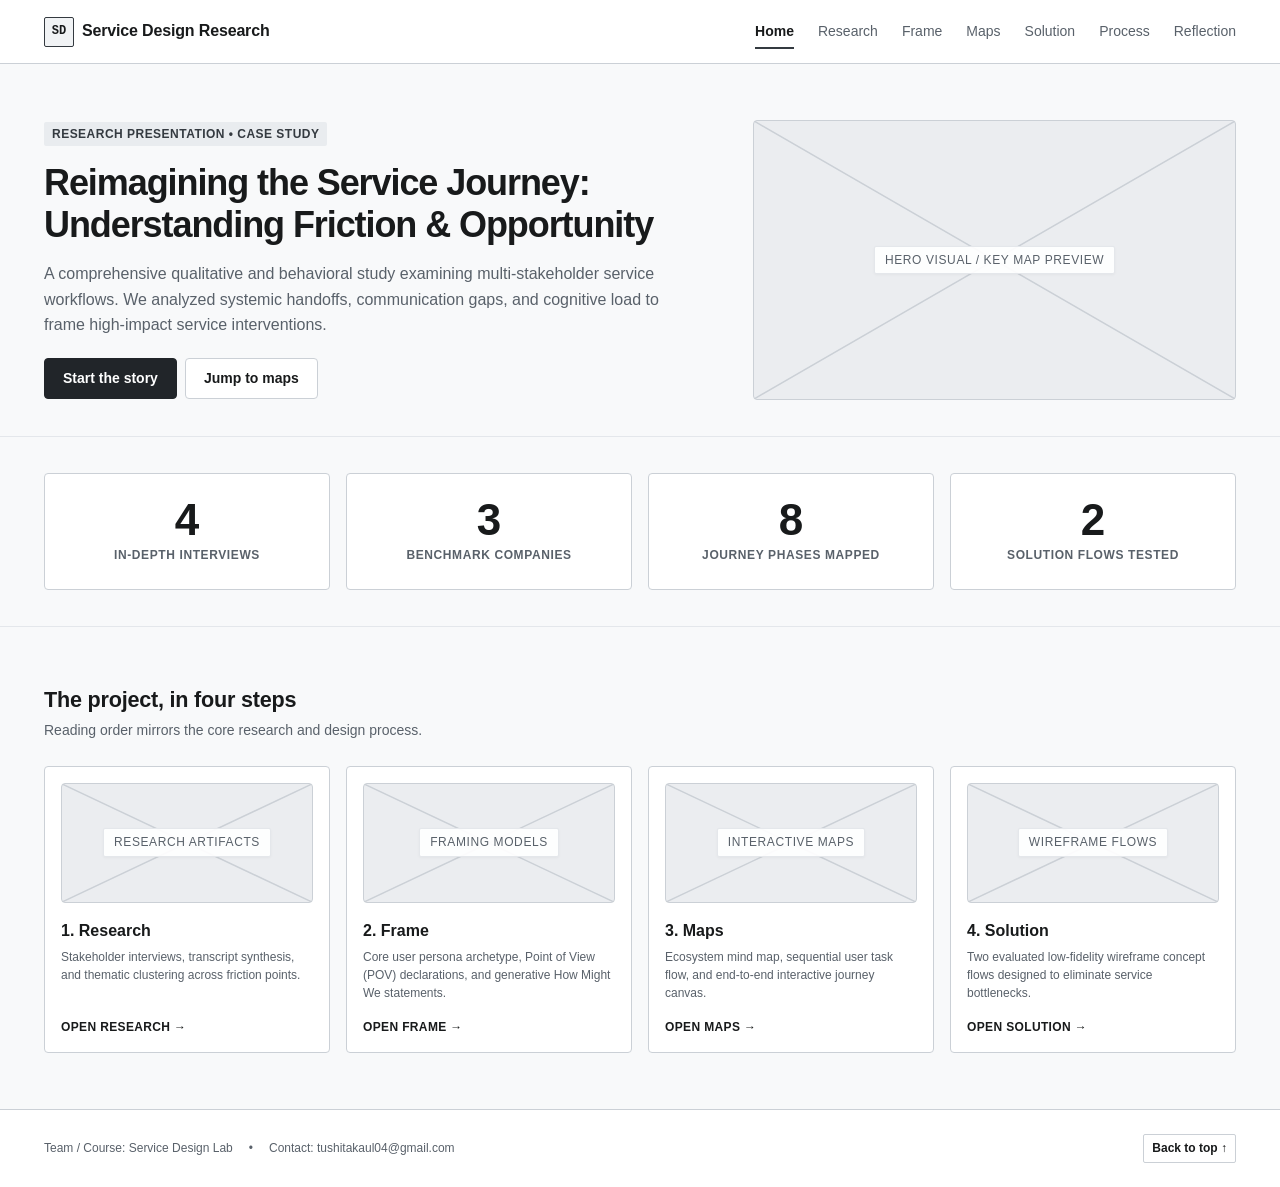
<file: index.html>
<!DOCTYPE html>
<html lang="en">
<head>
  <meta charset="UTF-8">
  <meta name="viewport" content="width=device-width, initial-scale=1.0">
  <title>Service Design Research • Home</title>
  <link rel="stylesheet" href="css/style.css">
</head>
<body>

  <!-- Shared Header -->
  <header class="site-header">
    <div class="container header-inner">
      <div class="brand-wrapper">
        <div class="brand-logo-box">SD</div>
        <a href="index.html" class="brand-name">Service Design Research</a>
      </div>

      <button class="mobile-nav-toggle" aria-label="Toggle navigation">☰</button>

      <nav class="main-nav">
        <ul class="nav-list">
          <li><a href="index.html" class="nav-link active">Home</a></li>
          <li><a href="research/index.html" class="nav-link">Research</a></li>
          <li><a href="frame/index.html" class="nav-link">Frame</a></li>
          <li><a href="maps/index.html" class="nav-link">Maps</a></li>
          <li><a href="solution/index.html" class="nav-link">Solution</a></li>
          <li><a href="process/index.html" class="nav-link">Process</a></li>
          <li><a href="reflection/index.html" class="nav-link">Reflection</a></li>
        </ul>
      </nav>
    </div>
  </header>

  <!-- Main Content -->
  <main>
    <!-- Hero Section -->
    <section class="hero-section">
      <div class="container hero-grid">
        <div class="hero-content">
          <div>
            <span class="badge">Research Presentation • Case Study</span>
          </div>
          <h1 class="hero-title">Reimagining the Service Journey: Understanding Friction & Opportunity</h1>
          <p class="hero-summary">
            A comprehensive qualitative and behavioral study examining multi-stakeholder service workflows. We analyzed systemic handoffs, communication gaps, and cognitive load to frame high-impact service interventions.
          </p>
          <div class="hero-actions">
            <a href="research/index.html" class="btn btn-primary">Start the story</a>
            <a href="maps/index.html" class="btn btn-secondary">Jump to maps</a>
          </div>
        </div>

        <div class="hero-media-wrapper">
          <div class="wireframe-box hero-preview-box">
            <span class="box-label">Hero visual / Key map preview</span>
          </div>
        </div>
      </div>
    </section>

    <!-- Quick Numbers Strip -->
    <section class="stats-strip">
      <div class="container">
        <div class="stats-grid">
          <div class="stat-card">
            <div class="stat-number">4</div>
            <div class="stat-label">In-depth Interviews</div>
          </div>
          <div class="stat-card">
            <div class="stat-number">3</div>
            <div class="stat-label">Benchmark Companies</div>
          </div>
          <div class="stat-card">
            <div class="stat-number">8</div>
            <div class="stat-label">Journey Phases Mapped</div>
          </div>
          <div class="stat-card">
            <div class="stat-number">2</div>
            <div class="stat-label">Solution Flows Tested</div>
          </div>
        </div>
      </div>
    </section>

    <!-- Four-Step Project Cards -->
    <section class="steps-section">
      <div class="container">
        <div class="section-heading-wrapper">
          <h2 class="section-title">The project, in four steps</h2>
          <p class="section-subtitle">Reading order mirrors the core research and design process.</p>
        </div>

        <div class="steps-grid">
          <!-- Step 1: Research -->
          <article class="step-card">
            <div class="wireframe-box step-card-media">
              <span class="box-label">Research Artifacts</span>
            </div>
            <h3 class="step-card-title">1. Research</h3>
            <p class="step-card-desc">
              Stakeholder interviews, transcript synthesis, and thematic clustering across friction points.
            </p>
            <a href="research/index.html" class="step-card-link">Open Research →</a>
          </article>

          <!-- Step 2: Frame -->
          <article class="step-card">
            <div class="wireframe-box step-card-media">
              <span class="box-label">Framing Models</span>
            </div>
            <h3 class="step-card-title">2. Frame</h3>
            <p class="step-card-desc">
              Core user persona archetype, Point of View (POV) declarations, and generative How Might We statements.
            </p>
            <a href="frame/index.html" class="step-card-link">Open Frame →</a>
          </article>

          <!-- Step 3: Maps -->
          <article class="step-card">
            <div class="wireframe-box step-card-media">
              <span class="box-label">Interactive Maps</span>
            </div>
            <h3 class="step-card-title">3. Maps</h3>
            <p class="step-card-desc">
              Ecosystem mind map, sequential user task flow, and end-to-end interactive journey canvas.
            </p>
            <a href="maps/index.html" class="step-card-link">Open Maps →</a>
          </article>

          <!-- Step 4: Solution -->
          <article class="step-card">
            <div class="wireframe-box step-card-media">
              <span class="box-label">Wireframe Flows</span>
            </div>
            <h3 class="step-card-title">4. Solution</h3>
            <p class="step-card-desc">
              Two evaluated low-fidelity wireframe concept flows designed to eliminate service bottlenecks.
            </p>
            <a href="solution/index.html" class="step-card-link">Open Solution →</a>
          </article>
        </div>
      </div>
    </section>
  </main>

  <!-- Shared Footer -->
  <footer class="site-footer">
    <div class="container footer-inner">
      <div class="footer-left">
        <span>Team / Course: Service Design Lab</span>
        <span>•</span>
        <span>Contact: <a href="mailto:tushitakaul04@gmail.com" class="footer-link">tushitakaul04@gmail.com</a></span>
      </div>
      <div>
        <a href="#top" class="back-to-top-btn">Back to top ↑</a>
      </div>
    </div>
  </footer>

  <script src="js/main.js"></script>
</body>
</html>
</file>
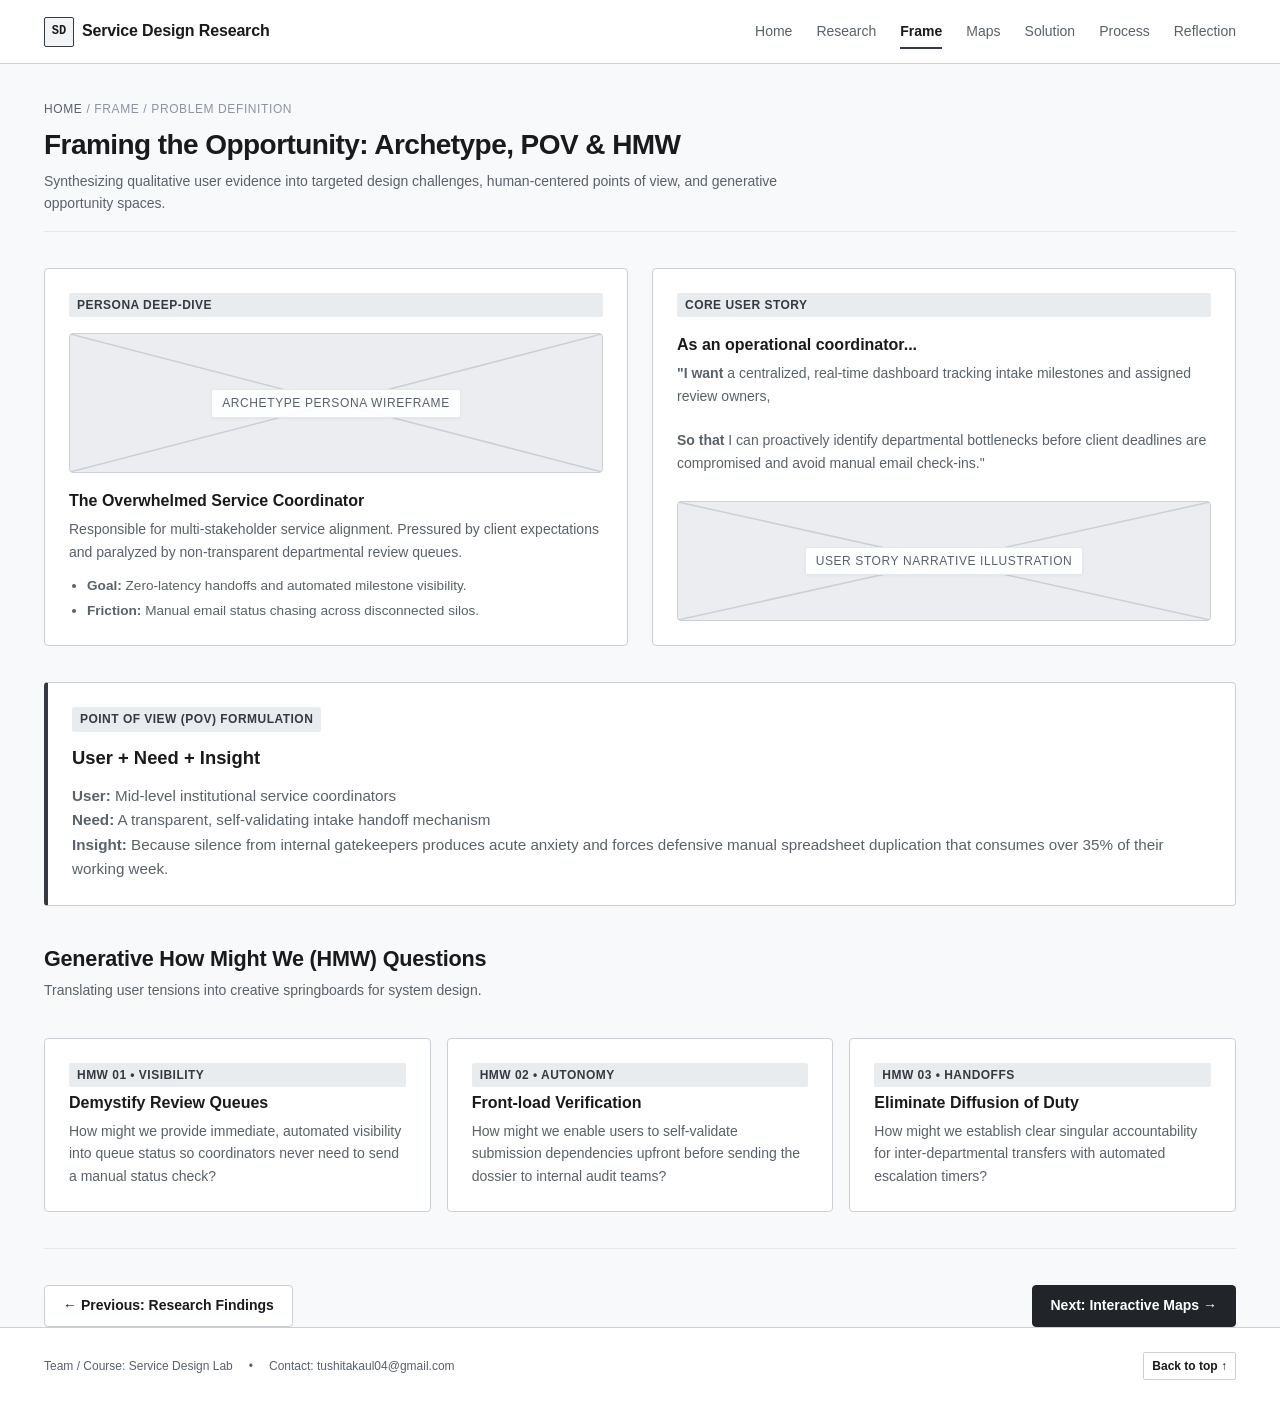
<file: frame/index.html>
<!DOCTYPE html>
<html lang="en">
<head>
  <meta charset="UTF-8">
  <meta name="viewport" content="width=device-width, initial-scale=1.0">
  <title>Service Design Research • Frame</title>
  <link rel="stylesheet" href="../css/style.css">
</head>
<body>

  <!-- Shared Header -->
  <header class="site-header">
    <div class="container header-inner">
      <div class="brand-wrapper">
        <div class="brand-logo-box">SD</div>
        <a href="../index.html" class="brand-name">Service Design Research</a>
      </div>

      <button class="mobile-nav-toggle" aria-label="Toggle navigation">☰</button>

      <nav class="main-nav">
        <ul class="nav-list">
          <li><a href="../index.html" class="nav-link">Home</a></li>
          <li><a href="../research/index.html" class="nav-link">Research</a></li>
          <li><a href="index.html" class="nav-link active">Frame</a></li>
          <li><a href="../maps/index.html" class="nav-link">Maps</a></li>
          <li><a href="../solution/index.html" class="nav-link">Solution</a></li>
          <li><a href="../process/index.html" class="nav-link">Process</a></li>
          <li><a href="../reflection/index.html" class="nav-link">Reflection</a></li>
        </ul>
      </nav>
    </div>
  </header>

  <!-- Main Content -->
  <main class="container">
    <!-- Page Header -->
    <section class="page-header-section">
      <nav class="breadcrumb-nav">
        <a href="../index.html">Home</a>
        <span>/</span>
        <span>Frame</span>
        <span>/</span>
        <span>Problem Definition</span>
      </nav>
      <h1 class="page-title">Framing the Opportunity: Archetype, POV & HMW</h1>
      <p class="page-desc">
        Synthesizing qualitative user evidence into targeted design challenges, human-centered points of view, and generative opportunity spaces.
      </p>
    </section>

    <!-- Section 1: Archetype & User Story (2-col grid) -->
    <section class="content-grid-2col">
      <!-- Persona Card -->
      <article class="content-card">
        <span class="badge">Persona Deep-Dive</span>
        <div class="wireframe-box" style="height: 140px; margin: 12px 0;">
          <span class="box-label">Archetype Persona Wireframe</span>
        </div>
        <h2 class="content-card-title">The Overwhelmed Service Coordinator</h2>
        <p class="content-card-body">
          Responsible for multi-stakeholder service alignment. Pressured by client expectations and paralyzed by non-transparent departmental review queues.
        </p>
        <ul style="font-size: 0.85rem; color: var(--text-secondary); margin-top: 8px; display: flex; flex-direction: column; gap: 4px; padding-left: 18px; list-style: disc;">
          <li><strong>Goal:</strong> Zero-latency handoffs and automated milestone visibility.</li>
          <li><strong>Friction:</strong> Manual email status chasing across disconnected silos.</li>
        </ul>
      </article>

      <!-- User Story & Context -->
      <article class="content-card">
        <span class="badge">Core User Story</span>
        <h2 class="content-card-title" style="margin-top: 12px;">As an operational coordinator...</h2>
        <p class="content-card-body">
          <strong>"I want</strong> a centralized, real-time dashboard tracking intake milestones and assigned review owners,<br><br>
          <strong>So that</strong> I can proactively identify departmental bottlenecks before client deadlines are compromised and avoid manual email check-ins."
        </p>
        <div class="wireframe-box" style="height: 120px; margin-top: auto;">
          <span class="box-label">User Story Narrative Illustration</span>
        </div>
      </article>
    </section>

    <!-- Section 2: POV Statement -->
    <section style="margin-bottom: var(--spacing-xl);">
      <div class="content-card" style="border-left: 4px solid var(--border-dark); background: var(--bg-surface);">
        <span class="badge" style="width: fit-content;">Point of View (POV) Formulation</span>
        <h2 style="font-size: 1.15rem; font-weight: 700; margin: 8px 0; color: var(--text-primary);">
          User + Need + Insight
        </h2>
        <p style="font-size: 0.95rem; color: var(--text-secondary); line-height: 1.6;">
          <strong>User:</strong> Mid-level institutional service coordinators<br>
          <strong>Need:</strong> A transparent, self-validating intake handoff mechanism<br>
          <strong>Insight:</strong> Because silence from internal gatekeepers produces acute anxiety and forces defensive manual spreadsheet duplication that consumes over 35% of their working week.
        </p>
      </div>
    </section>

    <!-- Section 3: How Might We (HMW) Questions (3-col grid) -->
    <section>
      <div class="section-heading-wrapper">
        <h2 class="section-title">Generative How Might We (HMW) Questions</h2>
        <p class="section-subtitle">Translating user tensions into creative springboards for system design.</p>
      </div>

      <div class="content-grid-3col">
        <article class="content-card">
          <span class="badge">HMW 01 • Visibility</span>
          <h3 class="content-card-title">Demystify Review Queues</h3>
          <p class="content-card-body">
            How might we provide immediate, automated visibility into queue status so coordinators never need to send a manual status check?
          </p>
        </article>

        <article class="content-card">
          <span class="badge">HMW 02 • Autonomy</span>
          <h3 class="content-card-title">Front-load Verification</h3>
          <p class="content-card-body">
            How might we enable users to self-validate submission dependencies upfront before sending the dossier to internal audit teams?
          </p>
        </article>

        <article class="content-card">
          <span class="badge">HMW 03 • Handoffs</span>
          <h3 class="content-card-title">Eliminate Diffusion of Duty</h3>
          <p class="content-card-body">
            How might we establish clear singular accountability for inter-departmental transfers with automated escalation timers?
          </p>
        </article>
      </div>
    </section>

    <!-- Step Navigation -->
    <div class="step-navigation">
      <a href="../research/index.html" class="btn btn-secondary">← Previous: Research Findings</a>
      <a href="../maps/index.html" class="btn btn-primary">Next: Interactive Maps →</a>
    </div>
  </main>

  <!-- Shared Footer -->
  <footer class="site-footer">
    <div class="container footer-inner">
      <div class="footer-left">
        <span>Team / Course: Service Design Lab</span>
        <span>•</span>
        <span>Contact: <a href="mailto:tushitakaul04@gmail.com" class="footer-link">tushitakaul04@gmail.com</a></span>
      </div>
      <div>
        <a href="#top" class="back-to-top-btn">Back to top ↑</a>
      </div>
    </div>
  </footer>

  <script src="../js/main.js"></script>
</body>
</html>
</file>
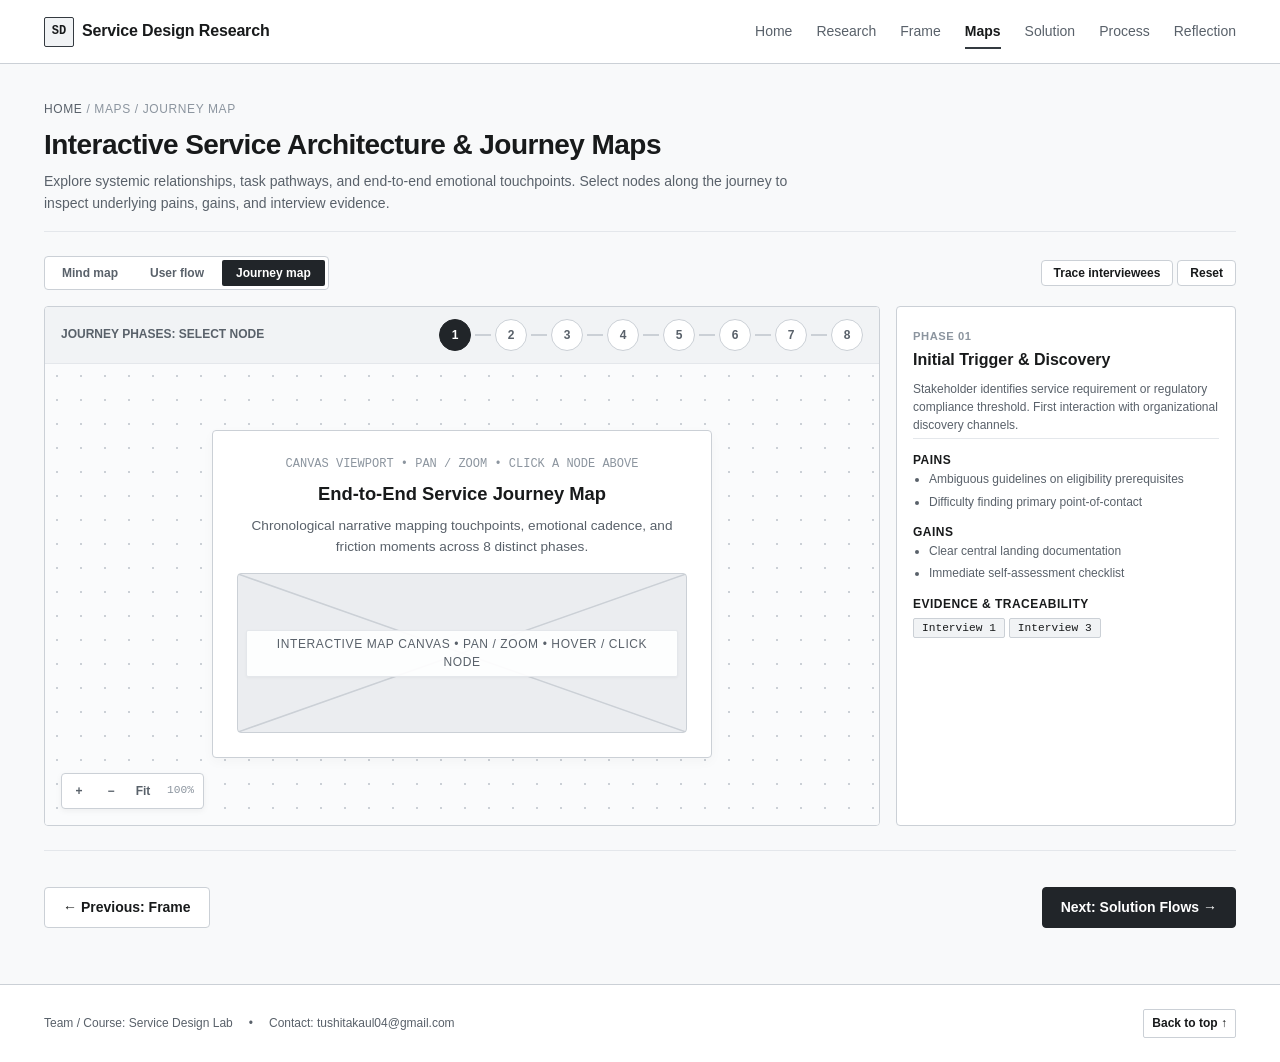
<file: maps/index.html>
<!DOCTYPE html>
<html lang="en">
<head>
  <meta charset="UTF-8">
  <meta name="viewport" content="width=device-width, initial-scale=1.0">
  <title>Service Design Research • Maps</title>
  <link rel="stylesheet" href="../css/style.css">
</head>
<body>

  <!-- Shared Header -->
  <header class="site-header">
    <div class="container header-inner">
      <div class="brand-wrapper">
        <div class="brand-logo-box">SD</div>
        <a href="../index.html" class="brand-name">Service Design Research</a>
      </div>

      <button class="mobile-nav-toggle" aria-label="Toggle navigation">☰</button>

      <nav class="main-nav">
        <ul class="nav-list">
          <li><a href="../index.html" class="nav-link">Home</a></li>
          <li><a href="../research/index.html" class="nav-link">Research</a></li>
          <li><a href="../frame/index.html" class="nav-link">Frame</a></li>
          <li><a href="index.html" class="nav-link active">Maps</a></li>
          <li><a href="../solution/index.html" class="nav-link">Solution</a></li>
          <li><a href="../process/index.html" class="nav-link">Process</a></li>
          <li><a href="../reflection/index.html" class="nav-link">Reflection</a></li>
        </ul>
      </nav>
    </div>
  </header>

  <!-- Main Content -->
  <main class="container">
    <!-- Page Header -->
    <section class="page-header-section">
      <nav class="breadcrumb-nav">
        <a href="../index.html">Home</a>
        <span>/</span>
        <span>Maps</span>
        <span>/</span>
        <span class="breadcrumb-sub">Journey map</span>
      </nav>
      <h1 class="page-title">Interactive Service Architecture & Journey Maps</h1>
      <p class="page-desc">
        Explore systemic relationships, task pathways, and end-to-end emotional touchpoints. Select nodes along the journey to inspect underlying pains, gains, and interview evidence.
      </p>
    </section>

    <!-- Maps Layout -->
    <section class="maps-layout">
      <!-- Controls Bar: Tabs & Action Buttons -->
      <div class="maps-controls-bar">
        <div class="maps-tabs">
          <button class="map-tab-btn" data-map="mindmap">Mind map</button>
          <button class="map-tab-btn" data-map="userflow">User flow</button>
          <button class="map-tab-btn active" data-map="journeymap">Journey map</button>
        </div>

        <div class="maps-actions">
          <button class="btn btn-secondary btn-sm trace-interviewees-btn">Trace interviewees</button>
          <button class="btn btn-secondary btn-sm zoom-fit-btn">Reset</button>
        </div>
      </div>

      <!-- Workspace Grid: Canvas + Detail Panel -->
      <div class="maps-workspace-grid">
        <!-- Interactive Map Canvas -->
        <div class="map-canvas-container">
          <!-- Canvas Header & Phase Progress Bar -->
          <div class="map-canvas-header">
            <span style="font-size: 0.75rem; font-weight: 700; text-transform: uppercase; color: var(--text-secondary);">
              Journey Phases: Select Node
            </span>
            <div class="map-phase-tracker">
              <button class="phase-node active" data-phase="1" title="Phase 1: Initial Trigger">1</button>
              <div class="phase-line"></div>
              <button class="phase-node" data-phase="2" title="Phase 2: Information Gathering">2</button>
              <div class="phase-line"></div>
              <button class="phase-node" data-phase="3" title="Phase 3: Intake Submission">3</button>
              <div class="phase-line"></div>
              <button class="phase-node" data-phase="4" title="Phase 4: Internal Audit">4</button>
              <div class="phase-line"></div>
              <button class="phase-node" data-phase="5" title="Phase 5: Stakeholder Signoff">5</button>
              <div class="phase-line"></div>
              <button class="phase-node" data-phase="6" title="Phase 6: Service Activation">6</button>
              <div class="phase-line"></div>
              <button class="phase-node" data-phase="7" title="Phase 7: Maintenance & Support">7</button>
              <div class="phase-line"></div>
              <button class="phase-node" data-phase="8" title="Phase 8: Renewal & Review">8</button>
            </div>
          </div>

          <!-- Canvas Viewport -->
          <div class="map-canvas-viewport">
            <div class="map-canvas-placeholder-card">
              <div style="font-size: 0.75rem; font-family: var(--font-mono); color: var(--text-muted); margin-bottom: 6px;">
                CANVAS VIEWPORT • PAN / ZOOM • CLICK A NODE ABOVE
              </div>
              <h2 class="map-viewport-title" style="font-size: 1.15rem; font-weight: 800; margin-bottom: 8px;">
                End-to-End Service Journey Map
              </h2>
              <p class="map-viewport-subtitle" style="font-size: 0.85rem; color: var(--text-secondary); line-height: 1.5; margin-bottom: 16px;">
                Chronological narrative mapping touchpoints, emotional cadence, and friction moments across 8 distinct phases.
              </p>
              <div class="wireframe-box" style="height: 160px; width: 100%;">
                <span class="box-label">Interactive Map Canvas • Pan / Zoom • Hover / Click Node</span>
              </div>
            </div>

            <!-- Canvas Bottom-Left Toolbar -->
            <div class="map-toolbar">
              <button class="toolbar-btn zoom-in-btn" title="Zoom in">+</button>
              <button class="toolbar-btn zoom-out-btn" title="Zoom out">−</button>
              <button class="toolbar-btn zoom-fit-btn" title="Fit to screen">Fit</button>
              <span class="zoom-indicator" style="font-size: 0.7rem; font-family: var(--font-mono); padding: 4px 6px; color: var(--text-muted); display: flex; align-items: center;">
                100%
              </span>
            </div>
          </div>
        </div>

        <!-- Detail Panel (Right) -->
        <aside class="map-detail-panel">
          <div>
            <span class="detail-stage-tag">PHASE 01</span>
            <h2 class="detail-stage-name">Initial Trigger & Discovery</h2>
          </div>

          <p class="detail-stage-summary">
            Stakeholder identifies service requirement or regulatory compliance threshold. First interaction with organizational discovery channels.
          </p>

          <div>
            <h3 class="detail-section-title">Pains</h3>
            <ul class="detail-list detail-pains-list">
              <li>Ambiguous guidelines on eligibility prerequisites</li>
              <li>Difficulty finding primary point-of-contact</li>
            </ul>
          </div>

          <div>
            <h3 class="detail-section-title">Gains</h3>
            <ul class="detail-list detail-gains-list">
              <li>Clear central landing documentation</li>
              <li>Immediate self-assessment checklist</li>
            </ul>
          </div>

          <div>
            <h3 class="detail-section-title">Evidence & Traceability</h3>
            <div class="evidence-tags">
              <button class="evidence-chip">Interview 1</button>
              <button class="evidence-chip">Interview 3</button>
            </div>
          </div>
        </aside>
      </div>

      <!-- Step Navigation (Bottom) -->
      <div class="step-navigation">
        <a href="../frame/index.html" class="btn btn-secondary">← Previous: Frame</a>
        <a href="../solution/index.html" class="btn btn-primary">Next: Solution Flows →</a>
      </div>
    </section>
  </main>

  <!-- Shared Footer -->
  <footer class="site-footer">
    <div class="container footer-inner">
      <div class="footer-left">
        <span>Team / Course: Service Design Lab</span>
        <span>•</span>
        <span>Contact: <a href="mailto:tushitakaul04@gmail.com" class="footer-link">tushitakaul04@gmail.com</a></span>
      </div>
      <div>
        <a href="#top" class="back-to-top-btn">Back to top ↑</a>
      </div>
    </div>
  </footer>

  <script src="../js/main.js"></script>
  <script src="../js/maps.js"></script>
</body>
</html>
</file>
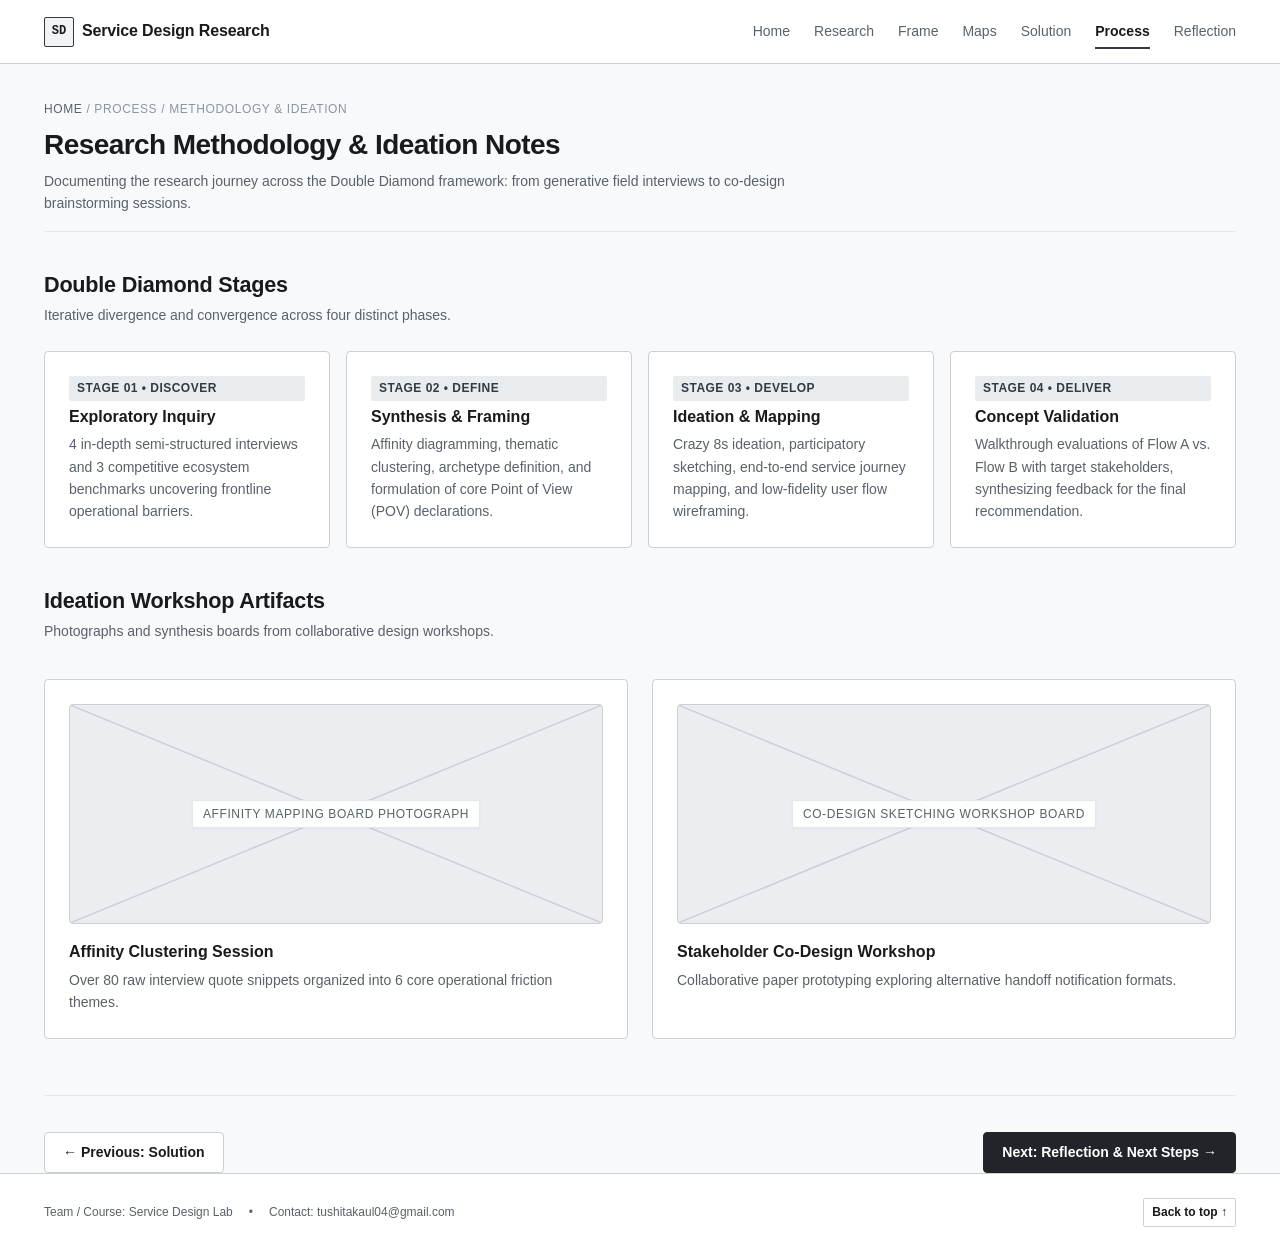
<file: process/index.html>
<!DOCTYPE html>
<html lang="en">
<head>
  <meta charset="UTF-8">
  <meta name="viewport" content="width=device-width, initial-scale=1.0">
  <title>Service Design Research • Process</title>
  <link rel="stylesheet" href="../css/style.css">
</head>
<body>

  <!-- Shared Header -->
  <header class="site-header">
    <div class="container header-inner">
      <div class="brand-wrapper">
        <div class="brand-logo-box">SD</div>
        <a href="../index.html" class="brand-name">Service Design Research</a>
      </div>

      <button class="mobile-nav-toggle" aria-label="Toggle navigation">☰</button>

      <nav class="main-nav">
        <ul class="nav-list">
          <li><a href="../index.html" class="nav-link">Home</a></li>
          <li><a href="../research/index.html" class="nav-link">Research</a></li>
          <li><a href="../frame/index.html" class="nav-link">Frame</a></li>
          <li><a href="../maps/index.html" class="nav-link">Maps</a></li>
          <li><a href="../solution/index.html" class="nav-link">Solution</a></li>
          <li><a href="index.html" class="nav-link active">Process</a></li>
          <li><a href="../reflection/index.html" class="nav-link">Reflection</a></li>
        </ul>
      </nav>
    </div>
  </header>

  <!-- Main Content -->
  <main class="container">
    <!-- Page Header -->
    <section class="page-header-section">
      <nav class="breadcrumb-nav">
        <a href="../index.html">Home</a>
        <span>/</span>
        <span>Process</span>
        <span>/</span>
        <span>Methodology & Ideation</span>
      </nav>
      <h1 class="page-title">Research Methodology & Ideation Notes</h1>
      <p class="page-desc">
        Documenting the research journey across the Double Diamond framework: from generative field interviews to co-design brainstorming sessions.
      </p>
    </section>

    <!-- Process Phases Grid (4 steps) -->
    <section style="margin: var(--spacing-xl) 0;">
      <div class="section-heading-wrapper">
        <h2 class="section-title">Double Diamond Stages</h2>
        <p class="section-subtitle">Iterative divergence and convergence across four distinct phases.</p>
      </div>

      <div class="steps-grid">
        <article class="content-card">
          <span class="badge">Stage 01 • Discover</span>
          <h3 class="content-card-title">Exploratory Inquiry</h3>
          <p class="content-card-body">
            4 in-depth semi-structured interviews and 3 competitive ecosystem benchmarks uncovering frontline operational barriers.
          </p>
        </article>

        <article class="content-card">
          <span class="badge">Stage 02 • Define</span>
          <h3 class="content-card-title">Synthesis & Framing</h3>
          <p class="content-card-body">
            Affinity diagramming, thematic clustering, archetype definition, and formulation of core Point of View (POV) declarations.
          </p>
        </article>

        <article class="content-card">
          <span class="badge">Stage 03 • Develop</span>
          <h3 class="content-card-title">Ideation & Mapping</h3>
          <p class="content-card-body">
            Crazy 8s ideation, participatory sketching, end-to-end service journey mapping, and low-fidelity user flow wireframing.
          </p>
        </article>

        <article class="content-card">
          <span class="badge">Stage 04 • Deliver</span>
          <h3 class="content-card-title">Concept Validation</h3>
          <p class="content-card-body">
            Walkthrough evaluations of Flow A vs. Flow B with target stakeholders, synthesizing feedback for the final recommendation.
          </p>
        </article>
      </div>
    </section>

    <!-- Ideation Artifacts Section -->
    <section style="margin-bottom: var(--spacing-2xl);">
      <div class="section-heading-wrapper">
        <h2 class="section-title">Ideation Workshop Artifacts</h2>
        <p class="section-subtitle">Photographs and synthesis boards from collaborative design workshops.</p>
      </div>

      <div class="content-grid-2col">
        <div class="content-card">
          <div class="wireframe-box" style="height: 220px; margin-bottom: 12px;">
            <span class="box-label">Affinity Mapping Board Photograph</span>
          </div>
          <h3 class="content-card-title">Affinity Clustering Session</h3>
          <p class="content-card-body">Over 80 raw interview quote snippets organized into 6 core operational friction themes.</p>
        </div>

        <div class="content-card">
          <div class="wireframe-box" style="height: 220px; margin-bottom: 12px;">
            <span class="box-label">Co-Design Sketching Workshop Board</span>
          </div>
          <h3 class="content-card-title">Stakeholder Co-Design Workshop</h3>
          <p class="content-card-body">Collaborative paper prototyping exploring alternative handoff notification formats.</p>
        </div>
      </div>
    </section>

    <!-- Step Navigation -->
    <div class="step-navigation">
      <a href="../solution/index.html" class="btn btn-secondary">← Previous: Solution</a>
      <a href="../reflection/index.html" class="btn btn-primary">Next: Reflection & Next Steps →</a>
    </div>
  </main>

  <!-- Shared Footer -->
  <footer class="site-footer">
    <div class="container footer-inner">
      <div class="footer-left">
        <span>Team / Course: Service Design Lab</span>
        <span>•</span>
        <span>Contact: <a href="mailto:tushitakaul04@gmail.com" class="footer-link">tushitakaul04@gmail.com</a></span>
      </div>
      <div>
        <a href="#top" class="back-to-top-btn">Back to top ↑</a>
      </div>
    </div>
  </footer>

  <script src="../js/main.js"></script>
</body>
</html>
</file>
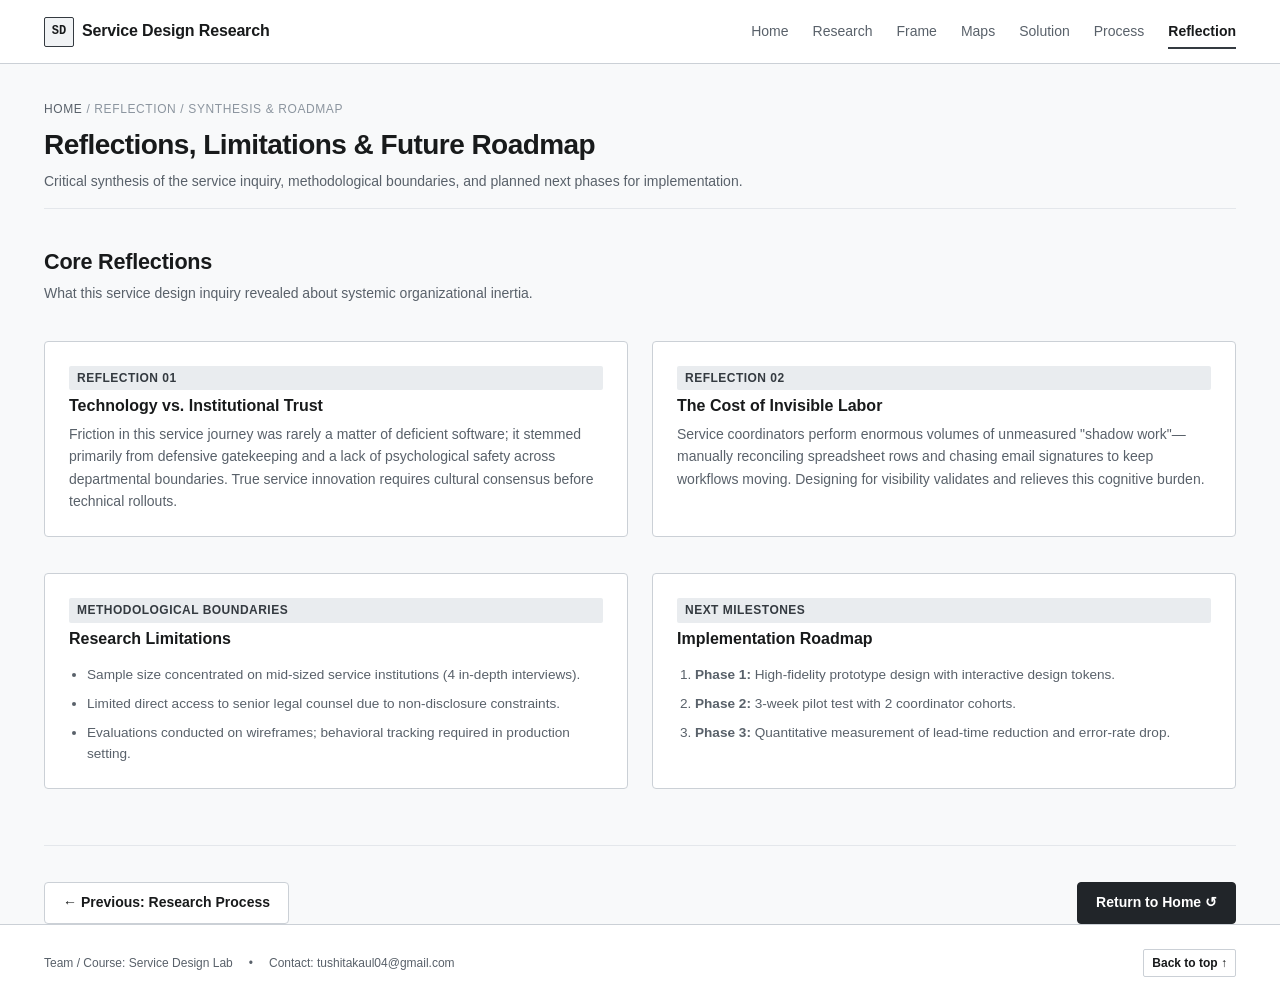
<file: reflection/index.html>
<!DOCTYPE html>
<html lang="en">
<head>
  <meta charset="UTF-8">
  <meta name="viewport" content="width=device-width, initial-scale=1.0">
  <title>Service Design Research • Reflection</title>
  <link rel="stylesheet" href="../css/style.css">
</head>
<body>

  <!-- Shared Header -->
  <header class="site-header">
    <div class="container header-inner">
      <div class="brand-wrapper">
        <div class="brand-logo-box">SD</div>
        <a href="../index.html" class="brand-name">Service Design Research</a>
      </div>

      <button class="mobile-nav-toggle" aria-label="Toggle navigation">☰</button>

      <nav class="main-nav">
        <ul class="nav-list">
          <li><a href="../index.html" class="nav-link">Home</a></li>
          <li><a href="../research/index.html" class="nav-link">Research</a></li>
          <li><a href="../frame/index.html" class="nav-link">Frame</a></li>
          <li><a href="../maps/index.html" class="nav-link">Maps</a></li>
          <li><a href="../solution/index.html" class="nav-link">Solution</a></li>
          <li><a href="../process/index.html" class="nav-link">Process</a></li>
          <li><a href="index.html" class="nav-link active">Reflection</a></li>
        </ul>
      </nav>
    </div>
  </header>

  <!-- Main Content -->
  <main class="container">
    <!-- Page Header -->
    <section class="page-header-section">
      <nav class="breadcrumb-nav">
        <a href="../index.html">Home</a>
        <span>/</span>
        <span>Reflection</span>
        <span>/</span>
        <span>Synthesis & Roadmap</span>
      </nav>
      <h1 class="page-title">Reflections, Limitations & Future Roadmap</h1>
      <p class="page-desc">
        Critical synthesis of the service inquiry, methodological boundaries, and planned next phases for implementation.
      </p>
    </section>

    <!-- Key Reflections (2-col grid) -->
    <section style="margin: var(--spacing-xl) 0;">
      <div class="section-heading-wrapper">
        <h2 class="section-title">Core Reflections</h2>
        <p class="section-subtitle">What this service design inquiry revealed about systemic organizational inertia.</p>
      </div>

      <div class="content-grid-2col">
        <article class="content-card">
          <span class="badge">Reflection 01</span>
          <h3 class="content-card-title">Technology vs. Institutional Trust</h3>
          <p class="content-card-body">
            Friction in this service journey was rarely a matter of deficient software; it stemmed primarily from defensive gatekeeping and a lack of psychological safety across departmental boundaries. True service innovation requires cultural consensus before technical rollouts.
          </p>
        </article>

        <article class="content-card">
          <span class="badge">Reflection 02</span>
          <h3 class="content-card-title">The Cost of Invisible Labor</h3>
          <p class="content-card-body">
            Service coordinators perform enormous volumes of unmeasured "shadow work"—manually reconciling spreadsheet rows and chasing email signatures to keep workflows moving. Designing for visibility validates and relieves this cognitive burden.
          </p>
        </article>
      </div>
    </section>

    <!-- Project Limitations & Roadmap -->
    <section style="margin-bottom: var(--spacing-2xl);">
      <div class="content-grid-2col">
        <!-- Limitations -->
        <article class="content-card">
          <span class="badge">Methodological Boundaries</span>
          <h3 class="content-card-title">Research Limitations</h3>
          <ul style="font-size: 0.85rem; color: var(--text-secondary); margin-top: 8px; display: flex; flex-direction: column; gap: 8px; padding-left: 18px; list-style: disc;">
            <li>Sample size concentrated on mid-sized service institutions (4 in-depth interviews).</li>
            <li>Limited direct access to senior legal counsel due to non-disclosure constraints.</li>
            <li>Evaluations conducted on wireframes; behavioral tracking required in production setting.</li>
          </ul>
        </article>

        <!-- Roadmap -->
        <article class="content-card">
          <span class="badge">Next Milestones</span>
          <h3 class="content-card-title">Implementation Roadmap</h3>
          <ol style="font-size: 0.85rem; color: var(--text-secondary); margin-top: 8px; display: flex; flex-direction: column; gap: 8px; padding-left: 18px; list-style: decimal;">
            <li><strong>Phase 1:</strong> High-fidelity prototype design with interactive design tokens.</li>
            <li><strong>Phase 2:</strong> 3-week pilot test with 2 coordinator cohorts.</li>
            <li><strong>Phase 3:</strong> Quantitative measurement of lead-time reduction and error-rate drop.</li>
          </ol>
        </article>
      </div>
    </section>

    <!-- Step Navigation -->
    <div class="step-navigation">
      <a href="../process/index.html" class="btn btn-secondary">← Previous: Research Process</a>
      <a href="../index.html" class="btn btn-primary">Return to Home ↺</a>
    </div>
  </main>

  <!-- Shared Footer -->
  <footer class="site-footer">
    <div class="container footer-inner">
      <div class="footer-left">
        <span>Team / Course: Service Design Lab</span>
        <span>•</span>
        <span>Contact: <a href="mailto:tushitakaul04@gmail.com" class="footer-link">tushitakaul04@gmail.com</a></span>
      </div>
      <div>
        <a href="#top" class="back-to-top-btn">Back to top ↑</a>
      </div>
    </div>
  </footer>

  <script src="../js/main.js"></script>
</body>
</html>
</file>
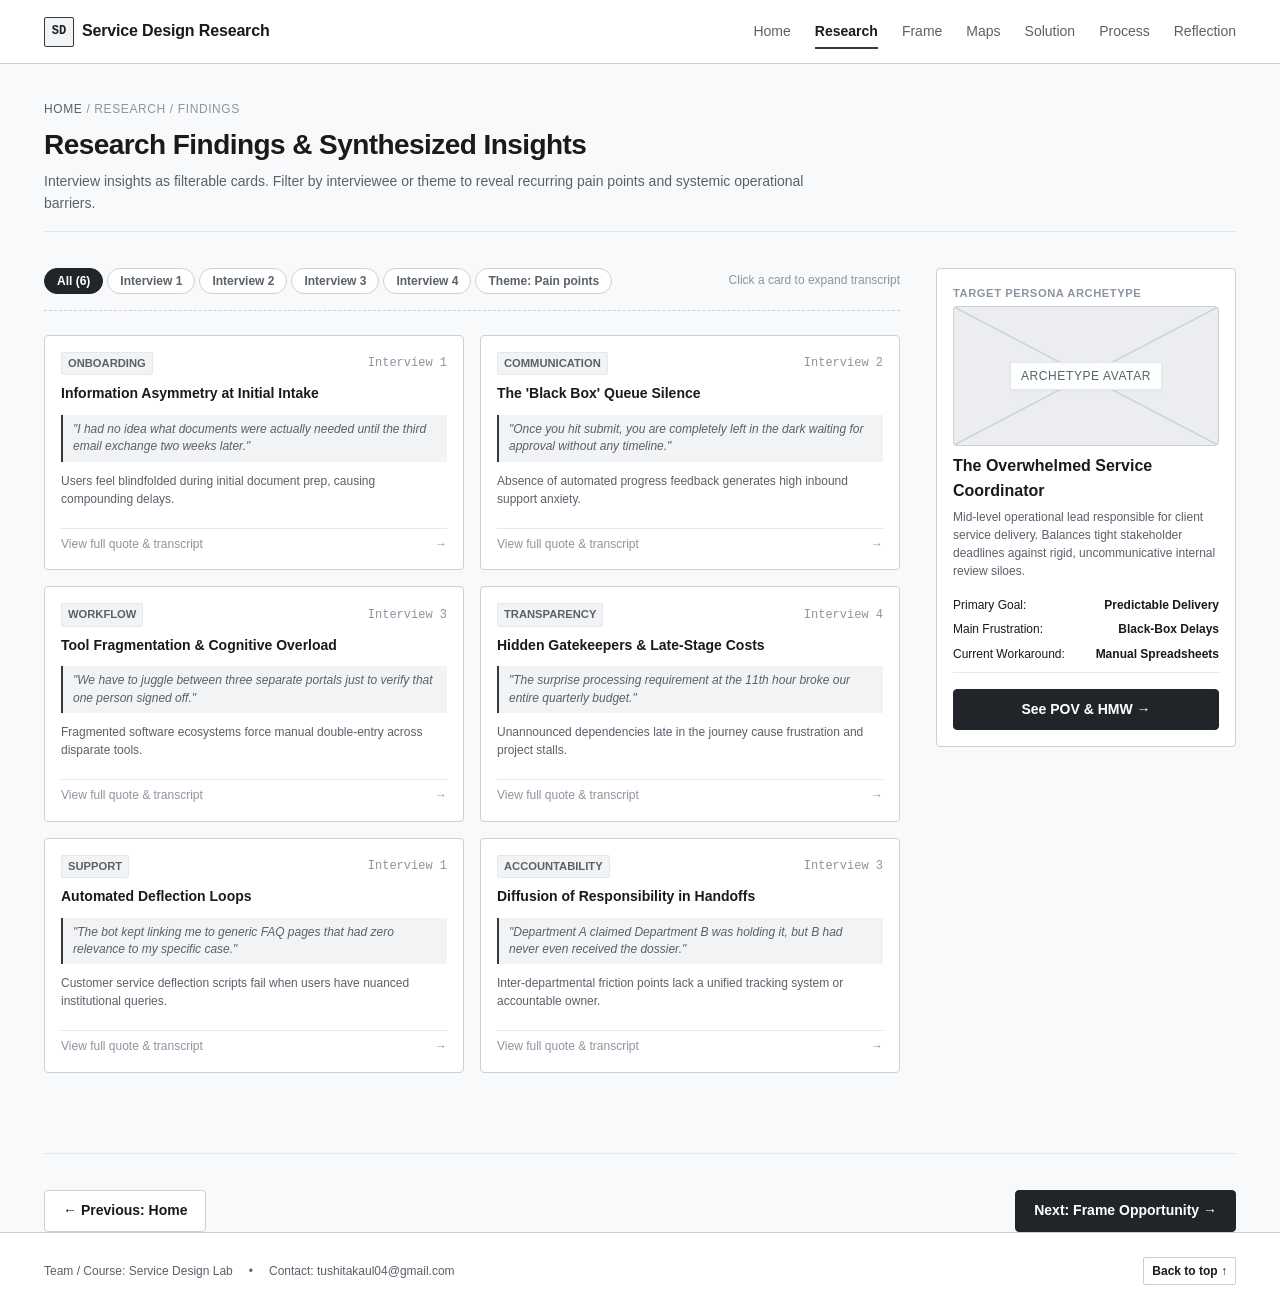
<file: research/index.html>
<!DOCTYPE html>
<html lang="en">
<head>
  <meta charset="UTF-8">
  <meta name="viewport" content="width=device-width, initial-scale=1.0">
  <title>Service Design Research • Findings</title>
  <link rel="stylesheet" href="../css/style.css">
</head>
<body>

  <!-- Shared Header -->
  <header class="site-header">
    <div class="container header-inner">
      <div class="brand-wrapper">
        <div class="brand-logo-box">SD</div>
        <a href="../index.html" class="brand-name">Service Design Research</a>
      </div>

      <button class="mobile-nav-toggle" aria-label="Toggle navigation">☰</button>

      <nav class="main-nav">
        <ul class="nav-list">
          <li><a href="../index.html" class="nav-link">Home</a></li>
          <li><a href="index.html" class="nav-link active">Research</a></li>
          <li><a href="../frame/index.html" class="nav-link">Frame</a></li>
          <li><a href="../maps/index.html" class="nav-link">Maps</a></li>
          <li><a href="../solution/index.html" class="nav-link">Solution</a></li>
          <li><a href="../process/index.html" class="nav-link">Process</a></li>
          <li><a href="../reflection/index.html" class="nav-link">Reflection</a></li>
        </ul>
      </nav>
    </div>
  </header>

  <!-- Main Content -->
  <main class="container">
    <!-- Page Header -->
    <section class="page-header-section">
      <nav class="breadcrumb-nav">
        <a href="../index.html">Home</a>
        <span>/</span>
        <span>Research</span>
        <span>/</span>
        <span>Findings</span>
      </nav>
      <h1 class="page-title">Research Findings & Synthesized Insights</h1>
      <p class="page-desc">
        Interview insights as filterable cards. Filter by interviewee or theme to reveal recurring pain points and systemic operational barriers.
      </p>
    </section>

    <!-- Research Layout: 2 Columns (Filterable Grid + Sticky Archetype) -->
    <div class="research-layout">
      <!-- Left Column: Filter Chips & Insight Cards -->
      <section class="insights-main-column">
        <!-- Filter Bar -->
        <div class="filter-bar">
          <div class="filter-chips">
            <button class="chip-btn active" data-filter="all">All (6)</button>
            <button class="chip-btn" data-filter="int-1">Interview 1</button>
            <button class="chip-btn" data-filter="int-2">Interview 2</button>
            <button class="chip-btn" data-filter="int-3">Interview 3</button>
            <button class="chip-btn" data-filter="int-4">Interview 4</button>
            <button class="chip-btn" data-filter="pain">Theme: Pain points</button>
          </div>
          <span class="filter-secondary-action">Click a card to expand transcript</span>
        </div>

        <!-- Insights Grid (3x2 on desktop) -->
        <div class="insights-grid">
          <!-- Card 1 -->
          <article class="insight-card" data-interview="1" data-theme="pain" data-excerpt="The participant highlighted a persistent lag between initial registration and document requirements. They sent three follow-up emails over 12 days before receiving a definitive checklist. This initial disorientation created deep mistrust in the rest of the service onboarding process.">
            <div class="insight-card-header">
              <span class="insight-card-theme">Onboarding</span>
              <span class="insight-card-source">Interview 1</span>
            </div>
            <h3 class="insight-card-title">Information Asymmetry at Initial Intake</h3>
            <blockquote class="insight-card-quote">
              "I had no idea what documents were actually needed until the third email exchange two weeks later."
            </blockquote>
            <p class="step-card-desc">Users feel blindfolded during initial document prep, causing compounding delays.</p>
            <div class="insight-card-footer">
              <span>View full quote & transcript</span>
              <span>→</span>
            </div>
          </article>

          <!-- Card 2 -->
          <article class="insight-card" data-interview="2" data-theme="pain" data-excerpt="Participant 2 reported that multi-departmental reviews operate as isolated black boxes. Team leads are unable to provide clients with even rough time estimates, forcing manual calendar tracking and stress.">
            <div class="insight-card-header">
              <span class="insight-card-theme">Communication</span>
              <span class="insight-card-source">Interview 2</span>
            </div>
            <h3 class="insight-card-title">The 'Black Box' Queue Silence</h3>
            <blockquote class="insight-card-quote">
              "Once you hit submit, you are completely left in the dark waiting for approval without any timeline."
            </blockquote>
            <p class="step-card-desc">Absence of automated progress feedback generates high inbound support anxiety.</p>
            <div class="insight-card-footer">
              <span>View full quote & transcript</span>
              <span>→</span>
            </div>
          </article>

          <!-- Card 3 -->
          <article class="insight-card" data-interview="3" data-theme="pain" data-excerpt="Participant 3 must navigate three completely distinct internal portals to confirm a single project status. High context-switching penalties lead to data discrepancies and missed deadlines.">
            <div class="insight-card-header">
              <span class="insight-card-theme">Workflow</span>
              <span class="insight-card-source">Interview 3</span>
            </div>
            <h3 class="insight-card-title">Tool Fragmentation & Cognitive Overload</h3>
            <blockquote class="insight-card-quote">
              "We have to juggle between three separate portals just to verify that one person signed off."
            </blockquote>
            <p class="step-card-desc">Fragmented software ecosystems force manual double-entry across disparate tools.</p>
            <div class="insight-card-footer">
              <span>View full quote & transcript</span>
              <span>→</span>
            </div>
          </article>

          <!-- Card 4 -->
          <article class="insight-card" data-interview="4" data-theme="pain" data-excerpt="Participant 4 felt blindsided by unannounced processing fees at the final stage. The lack of upfront fee transparency caused project budget freezes and required secondary managerial escalation.">
            <div class="insight-card-header">
              <span class="insight-card-theme">Transparency</span>
              <span class="insight-card-source">Interview 4</span>
            </div>
            <h3 class="insight-card-title">Hidden Gatekeepers & Late-Stage Costs</h3>
            <blockquote class="insight-card-quote">
              "The surprise processing requirement at the 11th hour broke our entire quarterly budget."
            </blockquote>
            <p class="step-card-desc">Unannounced dependencies late in the journey cause frustration and project stalls.</p>
            <div class="insight-card-footer">
              <span>View full quote & transcript</span>
              <span>→</span>
            </div>
          </article>

          <!-- Card 5 -->
          <article class="insight-card" data-interview="1" data-theme="workflow" data-excerpt="When escalation is necessary, generic support chatbots create an endless loop of unhelpful knowledge base links rather than routing to a human case owner who understands the regulatory context.">
            <div class="insight-card-header">
              <span class="insight-card-theme">Support</span>
              <span class="insight-card-source">Interview 1</span>
            </div>
            <h3 class="insight-card-title">Automated Deflection Loops</h3>
            <blockquote class="insight-card-quote">
              "The bot kept linking me to generic FAQ pages that had zero relevance to my specific case."
            </blockquote>
            <p class="step-card-desc">Customer service deflection scripts fail when users have nuanced institutional queries.</p>
            <div class="insight-card-footer">
              <span>View full quote & transcript</span>
              <span>→</span>
            </div>
          </article>

          <!-- Card 6 -->
          <article class="insight-card" data-interview="3" data-theme="workflow" data-excerpt="Department handoffs lack clear operational ownership. When an issue occurs between review and provisioning, neither department takes responsibility for resolution.">
            <div class="insight-card-header">
              <span class="insight-card-theme">Accountability</span>
              <span class="insight-card-source">Interview 3</span>
            </div>
            <h3 class="insight-card-title">Diffusion of Responsibility in Handoffs</h3>
            <blockquote class="insight-card-quote">
              "Department A claimed Department B was holding it, but B had never even received the dossier."
            </blockquote>
            <p class="step-card-desc">Inter-departmental friction points lack a unified tracking system or accountable owner.</p>
            <div class="insight-card-footer">
              <span>View full quote & transcript</span>
              <span>→</span>
            </div>
          </article>
        </div>
      </section>

      <!-- Right Column: Sticky Archetype Card -->
      <aside class="sticky-archetype">
        <div class="archetype-label">Target Persona Archetype</div>
        <div class="wireframe-box archetype-avatar">
          <span class="box-label">Archetype Avatar</span>
        </div>
        <h3 class="archetype-name">The Overwhelmed Service Coordinator</h3>
        <p class="archetype-desc">
          Mid-level operational lead responsible for client service delivery. Balances tight stakeholder deadlines against rigid, uncommunicative internal review siloes.
        </p>

        <div class="archetype-stats">
          <div class="archetype-stat-row">
            <span>Primary Goal:</span>
            <strong>Predictable Delivery</strong>
          </div>
          <div class="archetype-stat-row">
            <span>Main Frustration:</span>
            <strong>Black-Box Delays</strong>
          </div>
          <div class="archetype-stat-row">
            <span>Current Workaround:</span>
            <strong>Manual Spreadsheets</strong>
          </div>
        </div>

        <a href="../frame/index.html" class="btn btn-primary" style="width: 100%;">
          See POV & HMW →
        </a>
      </aside>
    </div>

    <!-- Step Navigation -->
    <div class="step-navigation">
      <a href="../index.html" class="btn btn-secondary">← Previous: Home</a>
      <a href="../frame/index.html" class="btn btn-primary">Next: Frame Opportunity →</a>
    </div>
  </main>

  <!-- Modal for Transcript Excerpts -->
  <div class="modal-backdrop" role="dialog" aria-modal="true">
    <div class="modal-content">
      <div class="modal-header">
        <h3 class="modal-title">Interview Excerpt</h3>
        <button class="modal-close-btn" aria-label="Close modal">×</button>
      </div>
      <blockquote class="modal-quote-block"></blockquote>
      <div class="modal-body">
        <p class="modal-body-text"></p>
      </div>
      <div style="display: flex; justify-content: flex-end; margin-top: 10px;">
        <button class="btn btn-secondary modal-close-btn">Close</button>
      </div>
    </div>
  </div>

  <!-- Shared Footer -->
  <footer class="site-footer">
    <div class="container footer-inner">
      <div class="footer-left">
        <span>Team / Course: Service Design Lab</span>
        <span>•</span>
        <span>Contact: <a href="mailto:tushitakaul04@gmail.com" class="footer-link">tushitakaul04@gmail.com</a></span>
      </div>
      <div>
        <a href="#top" class="back-to-top-btn">Back to top ↑</a>
      </div>
    </div>
  </footer>

  <script src="../js/main.js"></script>
  <script src="../js/research.js"></script>
</body>
</html>
</file>
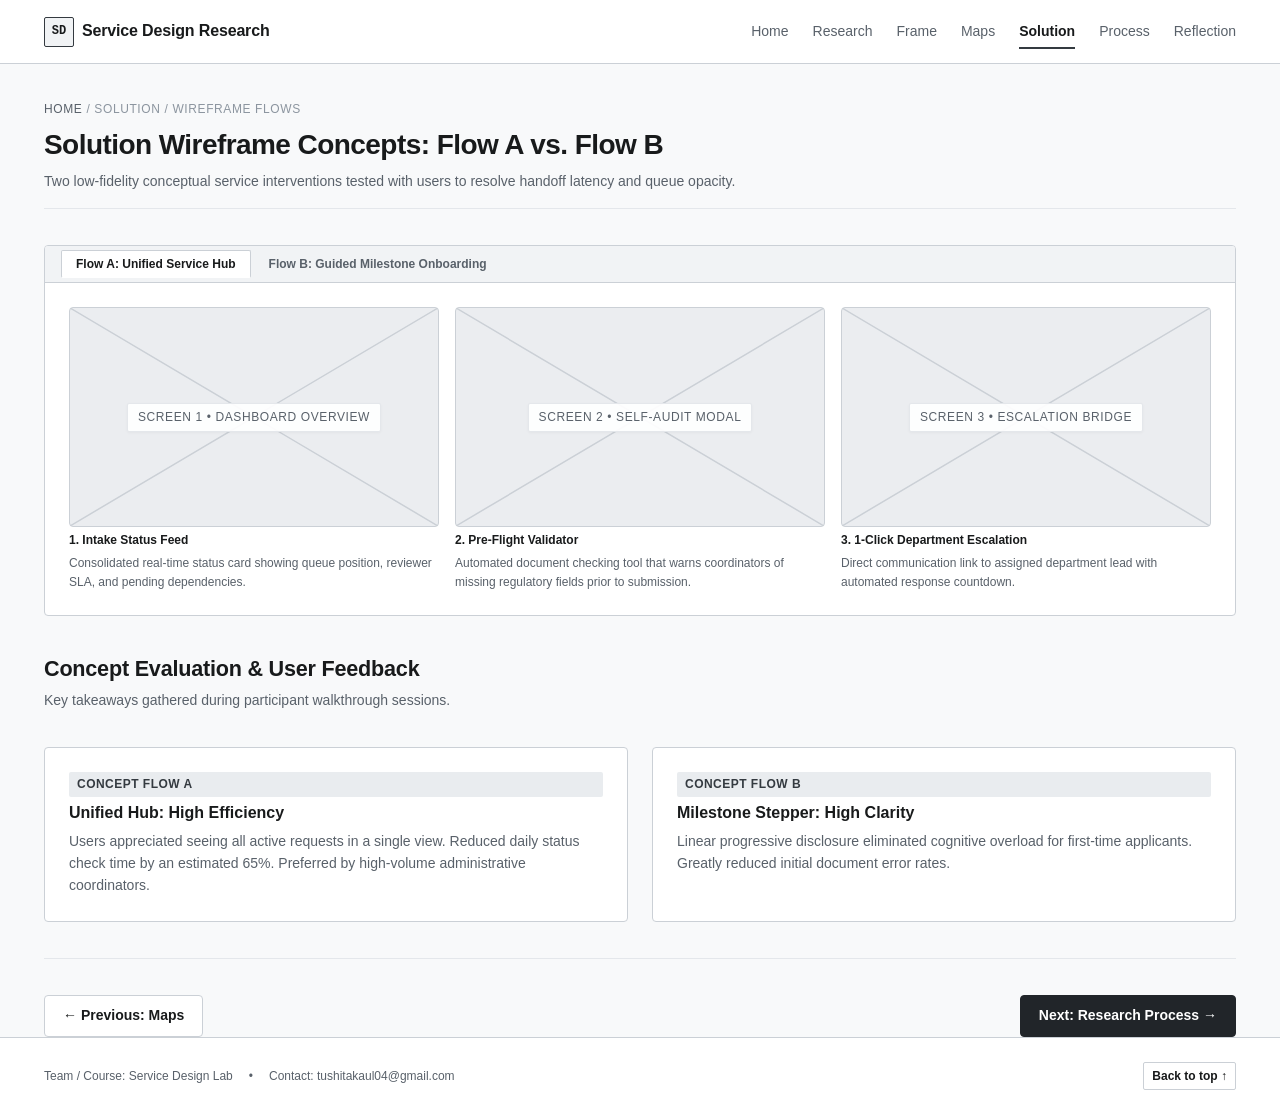
<file: solution/index.html>
<!DOCTYPE html>
<html lang="en">
<head>
  <meta charset="UTF-8">
  <meta name="viewport" content="width=device-width, initial-scale=1.0">
  <title>Service Design Research • Solution</title>
  <link rel="stylesheet" href="../css/style.css">
</head>
<body>

  <!-- Shared Header -->
  <header class="site-header">
    <div class="container header-inner">
      <div class="brand-wrapper">
        <div class="brand-logo-box">SD</div>
        <a href="../index.html" class="brand-name">Service Design Research</a>
      </div>

      <button class="mobile-nav-toggle" aria-label="Toggle navigation">☰</button>

      <nav class="main-nav">
        <ul class="nav-list">
          <li><a href="../index.html" class="nav-link">Home</a></li>
          <li><a href="../research/index.html" class="nav-link">Research</a></li>
          <li><a href="../frame/index.html" class="nav-link">Frame</a></li>
          <li><a href="../maps/index.html" class="nav-link">Maps</a></li>
          <li><a href="index.html" class="nav-link active">Solution</a></li>
          <li><a href="../process/index.html" class="nav-link">Process</a></li>
          <li><a href="../reflection/index.html" class="nav-link">Reflection</a></li>
        </ul>
      </nav>
    </div>
  </header>

  <!-- Main Content -->
  <main class="container">
    <!-- Page Header -->
    <section class="page-header-section">
      <nav class="breadcrumb-nav">
        <a href="../index.html">Home</a>
        <span>/</span>
        <span>Solution</span>
        <span>/</span>
        <span class="solution-breadcrumb-sub">Wireframe Flows</span>
      </nav>
      <h1 class="page-title">Solution Wireframe Concepts: Flow A vs. Flow B</h1>
      <p class="page-desc">
        Two low-fidelity conceptual service interventions tested with users to resolve handoff latency and queue opacity.
      </p>
    </section>

    <!-- Solution Viewer Component -->
    <section style="margin: var(--spacing-xl) 0;">
      <div class="flow-viewer">
        <!-- Flow Tabs -->
        <div class="flow-tabs-bar">
          <button class="flow-tab-btn active" id="tabFlowA">Flow A: Unified Service Hub</button>
          <button class="flow-tab-btn" id="tabFlowB">Flow B: Guided Milestone Onboarding</button>
        </div>

        <!-- Flow Content: Screens Grid -->
        <div class="flow-stage-screens" id="flowScreensContainer">
          <!-- Screen 1 -->
          <div class="screen-card">
            <div class="wireframe-box screen-frame">
              <span class="box-label">Screen 1 • Dashboard Overview</span>
            </div>
            <h3 class="screen-label">1. Intake Status Feed</h3>
            <p class="screen-caption">
              Consolidated real-time status card showing queue position, reviewer SLA, and pending dependencies.
            </p>
          </div>

          <!-- Screen 2 -->
          <div class="screen-card">
            <div class="wireframe-box screen-frame">
              <span class="box-label">Screen 2 • Self-Audit Modal</span>
            </div>
            <h3 class="screen-label">2. Pre-Flight Validator</h3>
            <p class="screen-caption">
              Automated document checking tool that warns coordinators of missing regulatory fields prior to submission.
            </p>
          </div>

          <!-- Screen 3 -->
          <div class="screen-card">
            <div class="wireframe-box screen-frame">
              <span class="box-label">Screen 3 • Escalation Bridge</span>
            </div>
            <h3 class="screen-label">3. 1-Click Department Escalation</h3>
            <p class="screen-caption">
              Direct communication link to assigned department lead with automated response countdown.
            </p>
          </div>
        </div>
      </div>
    </section>

    <!-- Concept Evaluation Comparison -->
    <section>
      <div class="section-heading-wrapper">
        <h2 class="section-title">Concept Evaluation & User Feedback</h2>
        <p class="section-subtitle">Key takeaways gathered during participant walkthrough sessions.</p>
      </div>

      <div class="content-grid-2col">
        <article class="content-card">
          <span class="badge">Concept Flow A</span>
          <h3 class="content-card-title">Unified Hub: High Efficiency</h3>
          <p class="content-card-body">
            Users appreciated seeing all active requests in a single view. Reduced daily status check time by an estimated 65%. Preferred by high-volume administrative coordinators.
          </p>
        </article>

        <article class="content-card">
          <span class="badge">Concept Flow B</span>
          <h3 class="content-card-title">Milestone Stepper: High Clarity</h3>
          <p class="content-card-body">
            Linear progressive disclosure eliminated cognitive overload for first-time applicants. Greatly reduced initial document error rates.
          </p>
        </article>
      </div>
    </section>

    <!-- Step Navigation -->
    <div class="step-navigation">
      <a href="../maps/index.html" class="btn btn-secondary">← Previous: Maps</a>
      <a href="../process/index.html" class="btn btn-primary">Next: Research Process →</a>
    </div>
  </main>

  <!-- Shared Footer -->
  <footer class="site-footer">
    <div class="container footer-inner">
      <div class="footer-left">
        <span>Team / Course: Service Design Lab</span>
        <span>•</span>
        <span>Contact: <a href="mailto:tushitakaul04@gmail.com" class="footer-link">tushitakaul04@gmail.com</a></span>
      </div>
      <div>
        <a href="#top" class="back-to-top-btn">Back to top ↑</a>
      </div>
    </div>
  </footer>

  <script src="../js/main.js"></script>
  <script>
    // Tab switching for Flow A / Flow B
    const tabA = document.getElementById('tabFlowA');
    const tabB = document.getElementById('tabFlowB');
    const screens = document.getElementById('flowScreensContainer');

    if (tabA && tabB && screens) {
      tabA.addEventListener('click', () => {
        tabA.classList.add('active');
        tabB.classList.remove('active');
        screens.innerHTML = `
          <div class="screen-card">
            <div class="wireframe-box screen-frame"><span class="box-label">Flow A: Screen 1 • Central Dashboard</span></div>
            <h3 class="screen-label">1. Intake Status Feed</h3>
            <p class="screen-caption">Consolidated real-time status card showing queue position, reviewer SLA, and pending dependencies.</p>
          </div>
          <div class="screen-card">
            <div class="wireframe-box screen-frame"><span class="box-label">Flow A: Screen 2 • Pre-flight Validator</span></div>
            <h3 class="screen-label">2. Pre-Flight Validator</h3>
            <p class="screen-caption">Automated document checking tool that warns coordinators of missing fields prior to submission.</p>
          </div>
          <div class="screen-card">
            <div class="wireframe-box screen-frame"><span class="box-label">Flow A: Screen 3 • Escalation Channel</span></div>
            <h3 class="screen-label">3. 1-Click Department Escalation</h3>
            <p class="screen-caption">Direct communication link to assigned department lead with automated response countdown.</p>
          </div>
        `;
      });

      tabB.addEventListener('click', () => {
        tabB.classList.add('active');
        tabA.classList.remove('active');
        screens.innerHTML = `
          <div class="screen-card">
            <div class="wireframe-box screen-frame"><span class="box-label">Flow B: Screen 1 • Wizard Step 1</span></div>
            <h3 class="screen-label">1. Guided Scope Diagnostic</h3>
            <p class="screen-caption">Interactive questionnaire narrowing down service requirements based on applicant profile.</p>
          </div>
          <div class="screen-card">
            <div class="wireframe-box screen-frame"><span class="box-label">Flow B: Screen 2 • Live Milestone Checklist</span></div>
            <h3 class="screen-label">2. Step-by-Step Document Handoff</h3>
            <p class="screen-caption">Color-coded milestone progress bar indicating exact department holding each artifact.</p>
          </div>
          <div class="screen-card">
            <div class="wireframe-box screen-frame"><span class="box-label">Flow B: Screen 3 • Confirmation Receipt</span></div>
            <h3 class="screen-label">3. Verified Delivery Receipt</h3>
            <p class="screen-caption">Downloadable proof of submission with transparent review timeframe commitments.</p>
          </div>
        `;
      });
    }
  </script>
</body>
</html>
</file>
<file: css/style.css>
/* ==========================================================================
   SERVICE DESIGN RESEARCH PRESENTATION - WIREFRAME DESIGN SYSTEM
   Grayscale, wireframe-like styling with CSS variables for rapid restyling.
   ========================================================================== */

:root {
  /* Grayscale Palette */
  --bg-body: #f8f9fa;
  --bg-surface: #ffffff;
  --bg-subtle: #f1f3f5;
  --bg-placeholder: #ebedf0;
  --bg-dark: #212529;

  --border-light: #e4e7eb;
  --border-medium: #cbd0d6;
  --border-dark: #343a40;
  --border-dashed: #a0aec0;

  --text-primary: #181a1b;
  --text-secondary: #59616a;
  --text-muted: #8c959f;
  --text-inverse: #ffffff;

  --badge-bg: #e9ecef;
  --badge-text: #343a40;
  --chip-active-bg: #212529;
  --chip-active-text: #ffffff;

  /* Typography */
  --font-sans: -apple-system, BlinkMacSystemFont, "Segoe UI", Roboto, "Helvetica Neue", Arial, sans-serif;
  --font-mono: ui-monospace, SFMono-Regular, "SF Mono", Menlo, Consolas, monospace;

  --text-xs: 0.75rem;
  --text-sm: 0.875rem;
  --text-base: 1rem;
  --text-lg: 1.125rem;
  --text-xl: 1.35rem;
  --text-2xl: 1.75rem;
  --text-3xl: 2.25rem;

  /* Spacing */
  --spacing-xs: 0.25rem;
  --spacing-sm: 0.5rem;
  --spacing-md: 1rem;
  --spacing-lg: 1.5rem;
  --spacing-xl: 2.25rem;
  --spacing-2xl: 3.5rem;

  /* Layout */
  --max-width: 1240px;
  --header-height: 64px;
  --radius-xs: 2px;
  --radius-sm: 4px;
  --radius-md: 6px;
  --radius-lg: 8px;

  /* Transitions */
  --transition-fast: 0.15s ease;
  --transition-normal: 0.25s ease;
}

/* Reset & Box Sizing */
*, *::before, *::after {
  box-sizing: border-box;
  margin: 0;
  padding: 0;
}

html {
  font-size: 16px;
  scroll-behavior: smooth;
}

body {
  font-family: var(--font-sans);
  background-color: var(--bg-body);
  color: var(--text-primary);
  line-height: 1.55;
  min-height: 100vh;
  display: flex;
  flex-direction: column;
  -webkit-font-smoothing: antialiased;
}

a {
  color: inherit;
  text-decoration: none;
}

ul, ol {
  list-style: none;
}

button {
  font-family: inherit;
  cursor: pointer;
  border: none;
  background: none;
}

/* ==========================================================================
   WIRE-FRAME UTILITIES & PLACEHOLDERS
   ========================================================================== */

/* Classic Wireframe Box with Diagonal Cross */
.wireframe-box {
  background-color: var(--bg-placeholder);
  background-image: url("data:image/svg+xml,%3Csvg xmlns='http://www.w3.org/2000/svg' width='100%25' height='100%25'%3E%3Cline x1='0' y1='0' x2='100%25' y2='100%25' stroke='%23cbd0d6' stroke-width='1.5'/%3E%3Cline x1='100%25' y1='0' x2='0' y2='100%25' stroke='%23cbd0d6' stroke-width='1.5'/%3E%3C/svg%3E");
  border: 1px solid var(--border-medium);
  border-radius: var(--radius-sm);
  display: flex;
  align-items: center;
  justify-content: center;
  text-align: center;
  color: var(--text-secondary);
  font-size: var(--text-xs);
  font-weight: 500;
  text-transform: uppercase;
  letter-spacing: 0.05em;
  padding: var(--spacing-sm);
  user-select: none;
}

.wireframe-box .box-label {
  background-color: rgba(255, 255, 255, 0.92);
  padding: 4px 10px;
  border-radius: var(--radius-xs);
  border: 1px solid var(--border-light);
  box-shadow: 0 1px 3px rgba(0,0,0,0.04);
}

/* Pill Badges */
.badge {
  display: inline-flex;
  align-items: center;
  padding: 3px 8px;
  background: var(--badge-bg);
  color: var(--badge-text);
  font-size: var(--text-xs);
  font-weight: 600;
  border-radius: var(--radius-xs);
  letter-spacing: 0.04em;
  text-transform: uppercase;
}

/* Buttons */
.btn {
  display: inline-flex;
  align-items: center;
  justify-content: center;
  gap: var(--spacing-xs);
  padding: 9px 18px;
  font-size: var(--text-sm);
  font-weight: 600;
  border-radius: var(--radius-sm);
  transition: var(--transition-fast);
  text-align: center;
  white-space: nowrap;
}

.btn-primary {
  background-color: var(--bg-dark);
  color: var(--text-inverse);
  border: 1px solid var(--bg-dark);
}

.btn-primary:hover {
  background-color: #000000;
  border-color: #000000;
}

.btn-secondary {
  background-color: var(--bg-surface);
  color: var(--text-primary);
  border: 1px solid var(--border-medium);
}

.btn-secondary:hover {
  background-color: var(--bg-subtle);
  border-color: var(--border-dark);
}

.btn-sm {
  padding: 5px 12px;
  font-size: var(--text-xs);
}

/* Container */
.container {
  width: 100%;
  max-width: var(--max-width);
  margin-left: auto;
  margin-right: auto;
  padding-left: var(--spacing-lg);
  padding-right: var(--spacing-lg);
}

/* ==========================================================================
   SHARED HEADER & NAVIGATION
   ========================================================================== */
.site-header {
  position: sticky;
  top: 0;
  z-index: 100;
  background-color: var(--bg-surface);
  border-bottom: 1px solid var(--border-medium);
  height: var(--header-height);
}

.header-inner {
  height: 100%;
  display: flex;
  align-items: center;
  justify-content: space-between;
}

.brand-wrapper {
  display: flex;
  align-items: center;
  gap: var(--spacing-sm);
}

.brand-logo-box {
  width: 30px;
  height: 30px;
  background-color: var(--bg-subtle);
  border: 1.5px solid var(--border-dark);
  border-radius: var(--radius-xs);
  display: flex;
  align-items: center;
  justify-content: center;
  font-family: var(--font-mono);
  font-weight: 700;
  font-size: var(--text-xs);
  color: var(--text-primary);
}

.brand-name {
  font-size: var(--text-base);
  font-weight: 700;
  letter-spacing: -0.01em;
  color: var(--text-primary);
}

.main-nav {
  display: flex;
  align-items: center;
}

.nav-list {
  display: flex;
  align-items: center;
  gap: var(--spacing-lg);
}

.nav-link {
  font-size: var(--text-sm);
  font-weight: 500;
  color: var(--text-secondary);
  padding: 6px 0;
  position: relative;
  transition: color var(--transition-fast);
}

.nav-link:hover {
  color: var(--text-primary);
}

.nav-link.active {
  color: var(--text-primary);
  font-weight: 700;
}

.nav-link.active::after {
  content: "";
  position: absolute;
  bottom: -4px;
  left: 0;
  right: 0;
  height: 2px;
  background-color: var(--border-dark);
}

/* Mobile Nav Toggle */
.mobile-nav-toggle {
  display: none;
  font-size: 1.25rem;
  padding: 6px;
  color: var(--text-primary);
}

/* ==========================================================================
   PAGE HERO (HOME)
   ========================================================================== */
.hero-section {
  padding: var(--spacing-2xl) 0 var(--spacing-xl);
  border-bottom: 1px solid var(--border-light);
}

.hero-grid {
  display: grid;
  grid-template-columns: 1.15fr 0.85fr;
  gap: var(--spacing-2xl);
  align-items: center;
}

.hero-content {
  display: flex;
  flex-direction: column;
  gap: var(--spacing-md);
}

.hero-title {
  font-size: var(--text-3xl);
  font-weight: 800;
  letter-spacing: -0.03em;
  line-height: 1.15;
  color: var(--text-primary);
}

.hero-summary {
  font-size: var(--text-base);
  color: var(--text-secondary);
  line-height: 1.6;
}

.hero-actions {
  display: flex;
  align-items: center;
  gap: var(--spacing-sm);
  margin-top: var(--spacing-xs);
}

.hero-preview-box {
  width: 100%;
  height: 280px;
}

/* ==========================================================================
   QUICK NUMBERS STRIP
   ========================================================================== */
.stats-strip {
  padding: var(--spacing-xl) 0;
  border-bottom: 1px solid var(--border-light);
}

.stats-grid {
  display: grid;
  grid-template-columns: repeat(4, 1fr);
  gap: var(--spacing-md);
}

.stat-card {
  background-color: var(--bg-surface);
  border: 1px solid var(--border-medium);
  border-radius: var(--radius-sm);
  padding: var(--spacing-lg) var(--spacing-md);
  text-align: center;
  transition: border-color var(--transition-fast);
}

.stat-card:hover {
  border-color: var(--border-dark);
}

.stat-number {
  font-size: 2.75rem;
  font-weight: 800;
  line-height: 1;
  font-family: var(--font-sans);
  color: var(--text-primary);
  margin-bottom: var(--spacing-xs);
}

.stat-label {
  font-size: var(--text-xs);
  font-weight: 600;
  color: var(--text-secondary);
  text-transform: uppercase;
  letter-spacing: 0.05em;
}

/* ==========================================================================
   FOUR-STEP PROJECT CARDS
   ========================================================================== */
.steps-section {
  padding: var(--spacing-2xl) 0;
}

.section-heading-wrapper {
  margin-bottom: var(--spacing-lg);
}

.section-title {
  font-size: var(--text-xl);
  font-weight: 700;
  letter-spacing: -0.01em;
  color: var(--text-primary);
}

.section-subtitle {
  font-size: var(--text-sm);
  color: var(--text-secondary);
  margin-top: 4px;
}

.steps-grid {
  display: grid;
  grid-template-columns: repeat(4, 1fr);
  gap: var(--spacing-md);
}

.step-card {
  background-color: var(--bg-surface);
  border: 1px solid var(--border-medium);
  border-radius: var(--radius-sm);
  padding: var(--spacing-md);
  display: flex;
  flex-direction: column;
  transition: transform var(--transition-fast), border-color var(--transition-fast);
}

.step-card:hover {
  border-color: var(--border-dark);
  transform: translateY(-2px);
}

.step-card-media {
  width: 100%;
  height: 120px;
  margin-bottom: var(--spacing-md);
}

.step-card-title {
  font-size: var(--text-base);
  font-weight: 700;
  margin-bottom: var(--spacing-xs);
  color: var(--text-primary);
}

.step-card-desc {
  font-size: var(--text-xs);
  color: var(--text-secondary);
  line-height: 1.5;
  margin-bottom: var(--spacing-md);
  flex-grow: 1;
}

.step-card-link {
  font-size: var(--text-xs);
  font-weight: 700;
  color: var(--text-primary);
  display: inline-flex;
  align-items: center;
  gap: 4px;
  text-transform: uppercase;
  letter-spacing: 0.03em;
}

.step-card-link:hover {
  text-decoration: underline;
}

/* ==========================================================================
   PAGE TEMPLATE (SUBPAGES: RESEARCH, FRAME, MAPS, ETC.)
   ========================================================================== */
.page-header-section {
  padding: var(--spacing-xl) 0 var(--spacing-md);
  border-bottom: 1px solid var(--border-light);
}

.breadcrumb-nav {
  display: flex;
  align-items: center;
  gap: var(--spacing-xs);
  font-size: var(--text-xs);
  color: var(--text-muted);
  text-transform: uppercase;
  letter-spacing: 0.05em;
  margin-bottom: var(--spacing-xs);
}

.breadcrumb-nav a {
  color: var(--text-secondary);
}

.breadcrumb-nav a:hover {
  color: var(--text-primary);
}

.page-title {
  font-size: var(--text-2xl);
  font-weight: 800;
  letter-spacing: -0.02em;
  color: var(--text-primary);
}

.page-desc {
  font-size: var(--text-sm);
  color: var(--text-secondary);
  max-width: 760px;
  margin-top: var(--spacing-xs);
  line-height: 1.6;
}

/* ==========================================================================
   RESEARCH FINDINGS LAYOUT (2-COLUMN: GRID + STICKY ARCHETYPE)
   ========================================================================== */
.research-layout {
  display: grid;
  grid-template-columns: 1fr 300px;
  gap: var(--spacing-xl);
  align-items: start;
  padding: var(--spacing-xl) 0 var(--spacing-2xl);
}

/* Filter Bar */
.filter-bar {
  display: flex;
  align-items: center;
  justify-content: space-between;
  flex-wrap: wrap;
  gap: var(--spacing-sm);
  margin-bottom: var(--spacing-lg);
  padding-bottom: var(--spacing-md);
  border-bottom: 1px dashed var(--border-medium);
}

.filter-chips {
  display: flex;
  align-items: center;
  flex-wrap: wrap;
  gap: var(--spacing-xs);
}

.chip-btn {
  padding: 5px 12px;
  background-color: var(--bg-surface);
  border: 1px solid var(--border-medium);
  border-radius: 999px;
  font-size: var(--text-xs);
  font-weight: 600;
  color: var(--text-secondary);
  transition: var(--transition-fast);
}

.chip-btn:hover {
  border-color: var(--border-dark);
  color: var(--text-primary);
}

.chip-btn.active {
  background-color: var(--chip-active-bg);
  border-color: var(--chip-active-bg);
  color: var(--chip-active-text);
}

.filter-secondary-action {
  font-size: var(--text-xs);
  color: var(--text-muted);
}

/* Insights Cards Grid */
.insights-grid {
  display: grid;
  grid-template-columns: repeat(2, 1fr);
  gap: var(--spacing-md);
}

.insight-card {
  background-color: var(--bg-surface);
  border: 1px solid var(--border-medium);
  border-radius: var(--radius-sm);
  padding: var(--spacing-md);
  display: flex;
  flex-direction: column;
  gap: var(--spacing-xs);
  cursor: pointer;
  transition: border-color var(--transition-fast), box-shadow var(--transition-fast);
}

.insight-card:hover {
  border-color: var(--border-dark);
  box-shadow: 0 2px 8px rgba(0, 0, 0, 0.04);
}

.insight-card-header {
  display: flex;
  align-items: center;
  justify-content: space-between;
}

.insight-card-theme {
  font-size: 0.7rem;
  font-weight: 700;
  text-transform: uppercase;
  color: var(--text-secondary);
  background: var(--bg-subtle);
  padding: 2px 6px;
  border-radius: var(--radius-xs);
  border: 1px solid var(--border-light);
}

.insight-card-source {
  font-size: var(--text-xs);
  color: var(--text-muted);
  font-family: var(--font-mono);
}

.insight-card-title {
  font-size: var(--text-sm);
  font-weight: 700;
  color: var(--text-primary);
  margin-top: 4px;
}

.insight-card-quote {
  font-size: var(--text-xs);
  font-style: italic;
  color: var(--text-secondary);
  background: var(--bg-subtle);
  border-left: 2px solid var(--border-dark);
  padding: 6px 10px;
  margin: 6px 0;
  line-height: 1.45;
}

.insight-card-footer {
  font-size: var(--text-xs);
  color: var(--text-muted);
  display: flex;
  justify-content: space-between;
  align-items: center;
  margin-top: auto;
  padding-top: 6px;
  border-top: 1px solid var(--border-light);
}

/* Sticky Archetype Aside */
.sticky-archetype {
  position: sticky;
  top: calc(var(--header-height) + var(--spacing-md));
  background-color: var(--bg-surface);
  border: 1px solid var(--border-medium);
  border-radius: var(--radius-sm);
  padding: var(--spacing-md);
}

.archetype-label {
  font-size: 0.7rem;
  font-weight: 700;
  text-transform: uppercase;
  letter-spacing: 0.05em;
  color: var(--text-muted);
  margin-bottom: var(--spacing-xs);
}

.archetype-avatar {
  width: 100%;
  height: 140px;
  margin-bottom: var(--spacing-sm);
}

.archetype-name {
  font-size: var(--text-base);
  font-weight: 700;
  color: var(--text-primary);
  margin-bottom: 4px;
}

.archetype-desc {
  font-size: var(--text-xs);
  color: var(--text-secondary);
  line-height: 1.5;
  margin-bottom: var(--spacing-md);
}

.archetype-stats {
  display: flex;
  flex-direction: column;
  gap: 6px;
  margin-bottom: var(--spacing-md);
  padding-bottom: var(--spacing-sm);
  border-bottom: 1px solid var(--border-light);
}

.archetype-stat-row {
  font-size: var(--text-xs);
  display: flex;
  justify-content: space-between;
}

.archetype-stat-row strong {
  color: var(--text-primary);
}

/* ==========================================================================
   MAPS LAYOUT (INTERACTIVE TABS + CANVAS + DETAIL PANEL)
   ========================================================================== */
.maps-layout {
  padding: var(--spacing-lg) 0 var(--spacing-2xl);
}

/* Tabs Bar */
.maps-controls-bar {
  display: flex;
  align-items: center;
  justify-content: space-between;
  gap: var(--spacing-md);
  margin-bottom: var(--spacing-md);
  flex-wrap: wrap;
}

.maps-tabs {
  display: flex;
  gap: 4px;
  background-color: var(--bg-surface);
  border: 1px solid var(--border-medium);
  padding: 3px;
  border-radius: var(--radius-sm);
}

.map-tab-btn {
  padding: 6px 14px;
  font-size: var(--text-xs);
  font-weight: 600;
  color: var(--text-secondary);
  border-radius: var(--radius-xs);
  transition: var(--transition-fast);
}

.map-tab-btn:hover {
  color: var(--text-primary);
}

.map-tab-btn.active {
  background-color: var(--bg-dark);
  color: var(--text-inverse);
}

.maps-actions {
  display: flex;
  gap: var(--spacing-xs);
}

/* Workspace Grid: Canvas + Detail Panel */
.maps-workspace-grid {
  display: grid;
  grid-template-columns: 1fr 340px;
  gap: var(--spacing-md);
  min-height: 520px;
}

/* Map Canvas */
.map-canvas-container {
  background-color: var(--bg-surface);
  border: 1px solid var(--border-medium);
  border-radius: var(--radius-sm);
  display: flex;
  flex-direction: column;
  position: relative;
  overflow: hidden;
}

.map-canvas-header {
  padding: var(--spacing-sm) var(--spacing-md);
  border-bottom: 1px solid var(--border-light);
  display: flex;
  align-items: center;
  justify-content: space-between;
  background: var(--bg-subtle);
}

.map-phase-tracker {
  display: flex;
  align-items: center;
  gap: var(--spacing-xs);
  overflow-x: auto;
  padding: var(--spacing-xs) 0;
}

.phase-node {
  min-width: 32px;
  height: 32px;
  border-radius: 50%;
  border: 1.5px solid var(--border-medium);
  background-color: var(--bg-surface);
  display: flex;
  align-items: center;
  justify-content: center;
  font-size: var(--text-xs);
  font-weight: 700;
  color: var(--text-secondary);
  cursor: pointer;
  transition: var(--transition-fast);
}

.phase-node:hover {
  border-color: var(--border-dark);
  color: var(--text-primary);
  transform: scale(1.05);
}

.phase-node.active {
  background-color: var(--bg-dark);
  border-color: var(--bg-dark);
  color: var(--text-inverse);
}

.phase-line {
  height: 2px;
  width: 16px;
  background-color: var(--border-medium);
}

.map-canvas-viewport {
  flex-grow: 1;
  position: relative;
  display: flex;
  flex-direction: column;
  align-items: center;
  justify-content: center;
  padding: var(--spacing-xl);
  min-height: 380px;
  background-color: #fafbfc;
  background-image: radial-gradient(var(--border-medium) 1px, transparent 0);
  background-size: 24px 24px;
}

.map-canvas-placeholder-card {
  max-width: 500px;
  width: 100%;
  background: var(--bg-surface);
  border: 1px solid var(--border-medium);
  border-radius: var(--radius-sm);
  padding: var(--spacing-lg);
  text-align: center;
  box-shadow: 0 4px 12px rgba(0,0,0,0.03);
}

.map-toolbar {
  position: absolute;
  bottom: var(--spacing-md);
  left: var(--spacing-md);
  display: flex;
  gap: 4px;
  background: var(--bg-surface);
  border: 1px solid var(--border-medium);
  padding: 3px;
  border-radius: var(--radius-sm);
  box-shadow: 0 2px 6px rgba(0,0,0,0.05);
}

.toolbar-btn {
  width: 28px;
  height: 28px;
  display: flex;
  align-items: center;
  justify-content: center;
  border: 1px solid transparent;
  border-radius: var(--radius-xs);
  font-size: var(--text-xs);
  font-weight: 700;
  color: var(--text-secondary);
}

.toolbar-btn:hover {
  background-color: var(--bg-subtle);
  color: var(--text-primary);
}

/* Detail Panel (Right) */
.map-detail-panel {
  background-color: var(--bg-surface);
  border: 1px solid var(--border-medium);
  border-radius: var(--radius-sm);
  padding: var(--spacing-md);
  display: flex;
  flex-direction: column;
  gap: var(--spacing-sm);
  overflow-y: auto;
}

.detail-stage-tag {
  font-size: 0.7rem;
  font-weight: 700;
  color: var(--text-muted);
  text-transform: uppercase;
  letter-spacing: 0.05em;
}

.detail-stage-name {
  font-size: var(--text-base);
  font-weight: 700;
  color: var(--text-primary);
}

.detail-stage-summary {
  font-size: var(--text-xs);
  color: var(--text-secondary);
  line-height: 1.5;
  padding-bottom: var(--spacing-xs);
  border-bottom: 1px solid var(--border-light);
}

.detail-section-title {
  font-size: var(--text-xs);
  font-weight: 700;
  text-transform: uppercase;
  letter-spacing: 0.04em;
  color: var(--text-primary);
  margin-top: 4px;
}

.detail-list {
  font-size: var(--text-xs);
  color: var(--text-secondary);
  display: flex;
  flex-direction: column;
  gap: 4px;
  padding-left: var(--spacing-md);
  list-style: disc;
}

.evidence-tags {
  display: flex;
  flex-wrap: wrap;
  gap: var(--spacing-xs);
  margin-top: 4px;
}

.evidence-chip {
  padding: 3px 8px;
  background-color: var(--bg-subtle);
  border: 1px solid var(--border-medium);
  border-radius: var(--radius-xs);
  font-size: 0.7rem;
  font-family: var(--font-mono);
  color: var(--text-primary);
  cursor: pointer;
}

.evidence-chip:hover {
  background-color: var(--bg-placeholder);
}

/* Step Navigation (Bottom) */
.step-navigation {
  display: flex;
  align-items: center;
  justify-content: space-between;
  padding-top: var(--spacing-xl);
  margin-top: var(--spacing-lg);
  border-top: 1px solid var(--border-light);
}

/* ==========================================================================
   FRAME, SOLUTION, PROCESS, REFLECTION GENERAL BLOCKS
   ========================================================================== */
.content-grid-2col {
  display: grid;
  grid-template-columns: repeat(2, 1fr);
  gap: var(--spacing-lg);
  margin: var(--spacing-xl) 0;
}

.content-grid-3col {
  display: grid;
  grid-template-columns: repeat(3, 1fr);
  gap: var(--spacing-md);
  margin: var(--spacing-xl) 0;
}

.content-card {
  background-color: var(--bg-surface);
  border: 1px solid var(--border-medium);
  border-radius: var(--radius-sm);
  padding: var(--spacing-lg);
  display: flex;
  flex-direction: column;
  gap: var(--spacing-xs);
}

.content-card-title {
  font-size: var(--text-base);
  font-weight: 700;
  color: var(--text-primary);
}

.content-card-body {
  font-size: var(--text-sm);
  color: var(--text-secondary);
  line-height: 1.6;
}

/* Solution Flow Tabs */
.flow-viewer {
  background: var(--bg-surface);
  border: 1px solid var(--border-medium);
  border-radius: var(--radius-sm);
  overflow: hidden;
  margin-top: var(--spacing-md);
}

.flow-tabs-bar {
  display: flex;
  background: var(--bg-subtle);
  border-bottom: 1px solid var(--border-medium);
  padding: var(--spacing-xs) var(--spacing-md);
  gap: var(--spacing-xs);
}

.flow-tab-btn {
  padding: 6px 14px;
  font-size: var(--text-xs);
  font-weight: 600;
  border-radius: var(--radius-xs);
  color: var(--text-secondary);
}

.flow-tab-btn.active {
  background: var(--bg-surface);
  color: var(--text-primary);
  border: 1px solid var(--border-medium);
  border-bottom-color: var(--bg-surface);
}

.flow-stage-screens {
  display: grid;
  grid-template-columns: repeat(3, 1fr);
  gap: var(--spacing-md);
  padding: var(--spacing-lg);
}

.screen-card {
  display: flex;
  flex-direction: column;
  gap: var(--spacing-xs);
}

.screen-frame {
  height: 220px;
  width: 100%;
}

.screen-label {
  font-size: var(--text-xs);
  font-weight: 700;
  color: var(--text-primary);
}

.screen-caption {
  font-size: 0.75rem;
  color: var(--text-secondary);
}

/* ==========================================================================
   MODAL / TRANSCRIPT POPUP
   ========================================================================== */
.modal-backdrop {
  position: fixed;
  top: 0; left: 0; right: 0; bottom: 0;
  background: rgba(0, 0, 0, 0.4);
  display: none;
  align-items: center;
  justify-content: center;
  z-index: 200;
  padding: var(--spacing-md);
}

.modal-backdrop.open {
  display: flex;
}

.modal-content {
  background: var(--bg-surface);
  border: 1px solid var(--border-dark);
  border-radius: var(--radius-sm);
  width: 100%;
  max-width: 540px;
  padding: var(--spacing-lg);
  box-shadow: 0 8px 24px rgba(0,0,0,0.15);
  display: flex;
  flex-direction: column;
  gap: var(--spacing-md);
}

.modal-header {
  display: flex;
  align-items: center;
  justify-content: space-between;
  border-bottom: 1px solid var(--border-light);
  padding-bottom: var(--spacing-xs);
}

.modal-title {
  font-size: var(--text-base);
  font-weight: 700;
}

.modal-close-btn {
  font-size: 1.25rem;
  color: var(--text-muted);
  padding: 2px 6px;
}

.modal-close-btn:hover {
  color: var(--text-primary);
}

.modal-body {
  font-size: var(--text-sm);
  color: var(--text-secondary);
  line-height: 1.6;
}

.modal-quote-block {
  font-style: italic;
  background: var(--bg-subtle);
  border-left: 3px solid var(--border-dark);
  padding: var(--spacing-md);
  margin: var(--spacing-xs) 0;
  color: var(--text-primary);
}

/* ==========================================================================
   SHARED FOOTER
   ========================================================================== */
.site-footer {
  margin-top: auto;
  background-color: var(--bg-surface);
  border-top: 1px solid var(--border-medium);
  padding: var(--spacing-lg) 0;
}

.footer-inner {
  display: flex;
  align-items: center;
  justify-content: space-between;
  flex-wrap: wrap;
  gap: var(--spacing-md);
  font-size: var(--text-xs);
  color: var(--text-secondary);
}

.footer-left {
  display: flex;
  align-items: center;
  gap: var(--spacing-md);
}

.footer-link:hover {
  text-decoration: underline;
  color: var(--text-primary);
}

.back-to-top-btn {
  display: inline-flex;
  align-items: center;
  gap: 4px;
  font-weight: 600;
  color: var(--text-primary);
  padding: 4px 8px;
  border: 1px solid var(--border-medium);
  border-radius: var(--radius-xs);
  background: var(--bg-surface);
  transition: var(--transition-fast);
}

.back-to-top-btn:hover {
  background-color: var(--bg-subtle);
  border-color: var(--border-dark);
}

/* ==========================================================================
   RESPONSIVENESS (MOBILE & TABLET)
   ========================================================================== */
@media (max-width: 992px) {
  .hero-grid {
    grid-template-columns: 1fr;
    gap: var(--spacing-lg);
  }
  
  .stats-grid {
    grid-template-columns: repeat(2, 1fr);
  }

  .steps-grid {
    grid-template-columns: repeat(2, 1fr);
  }

  .research-layout {
    grid-template-columns: 1fr;
  }

  .sticky-archetype {
    position: static;
  }

  .maps-workspace-grid {
    grid-template-columns: 1fr;
  }

  .content-grid-2col,
  .content-grid-3col,
  .flow-stage-screens {
    grid-template-columns: 1fr;
  }
}

@media (max-width: 768px) {
  .nav-list {
    display: none;
    position: absolute;
    top: var(--header-height);
    left: 0;
    right: 0;
    background: var(--bg-surface);
    border-bottom: 1px solid var(--border-medium);
    flex-direction: column;
    padding: var(--spacing-md);
    gap: var(--spacing-sm);
    box-shadow: 0 4px 12px rgba(0,0,0,0.06);
  }

  .nav-list.mobile-open {
    display: flex;
  }

  .mobile-nav-toggle {
    display: block;
  }

  .insights-grid {
    grid-template-columns: 1fr;
  }

  .stats-grid {
    grid-template-columns: 1fr;
  }

  .steps-grid {
    grid-template-columns: 1fr;
  }

  .footer-inner {
    flex-direction: column;
    align-items: flex-start;
  }
}
</file>
